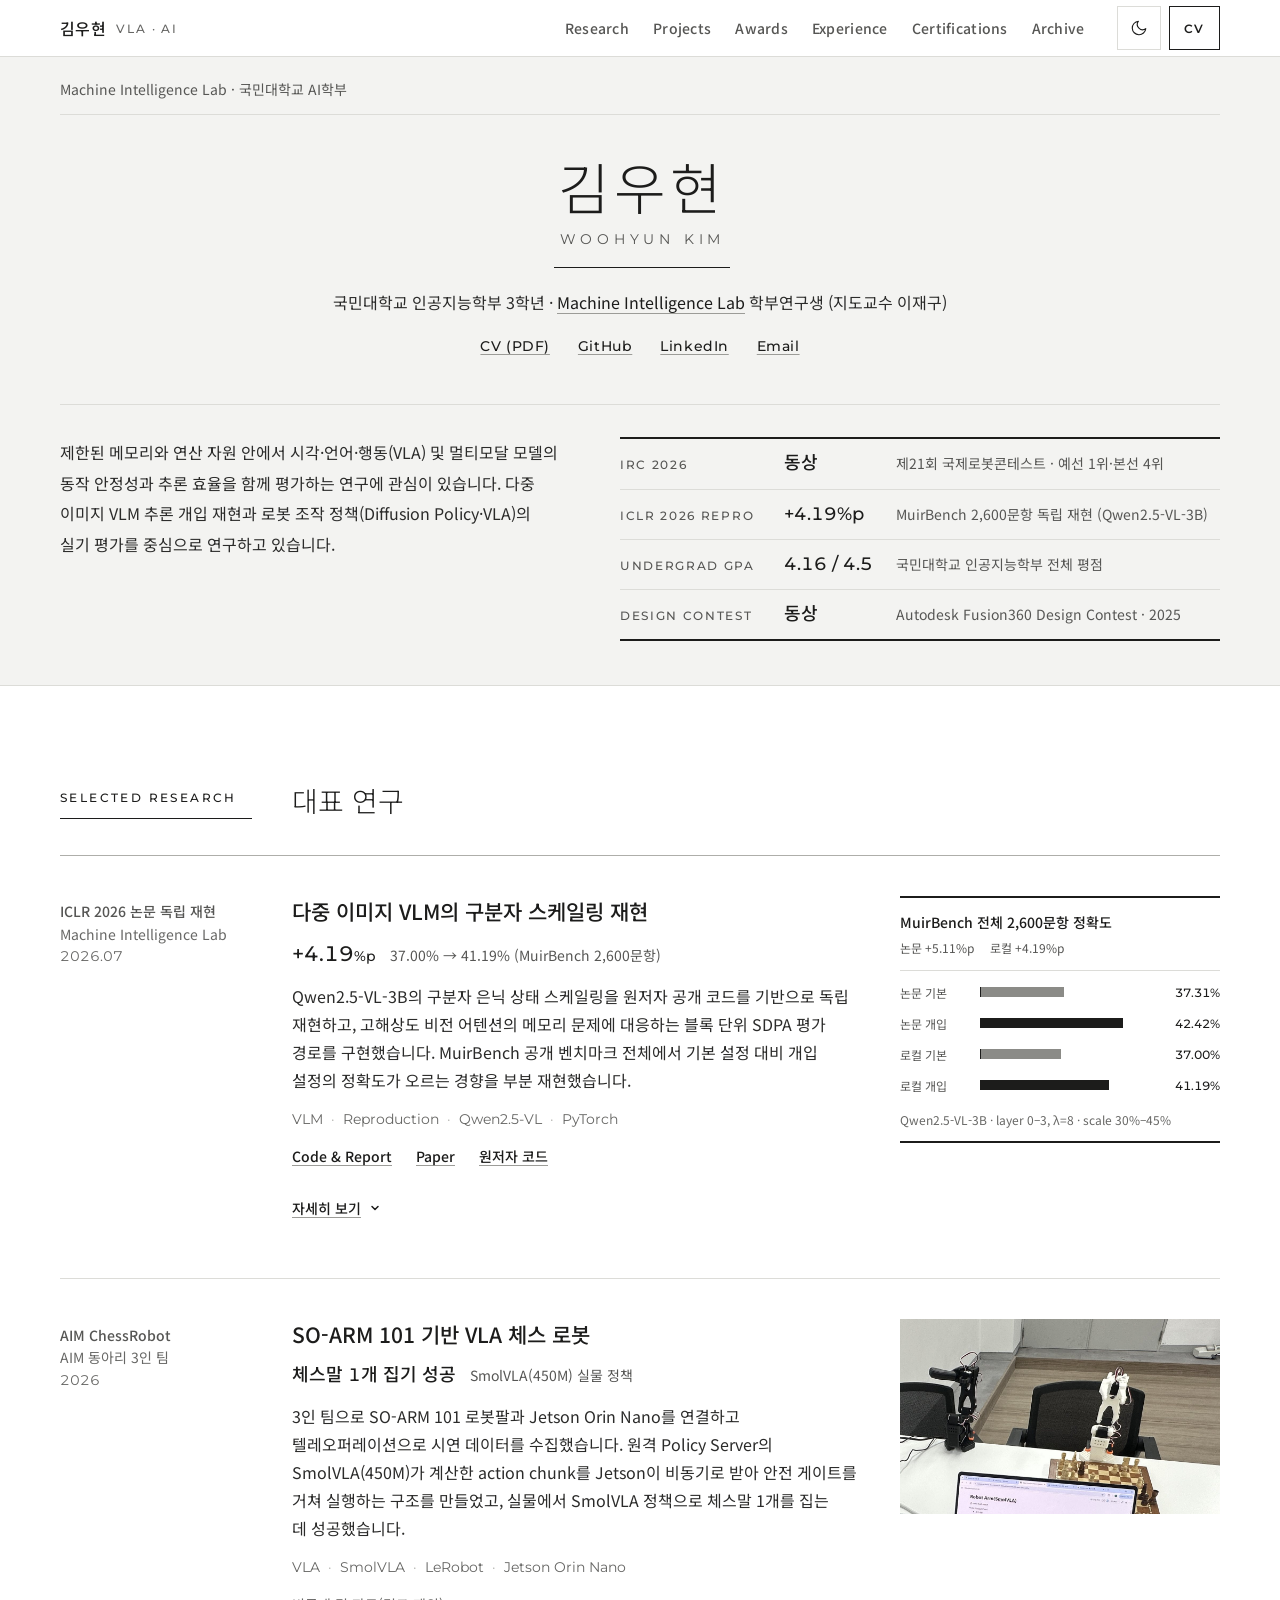
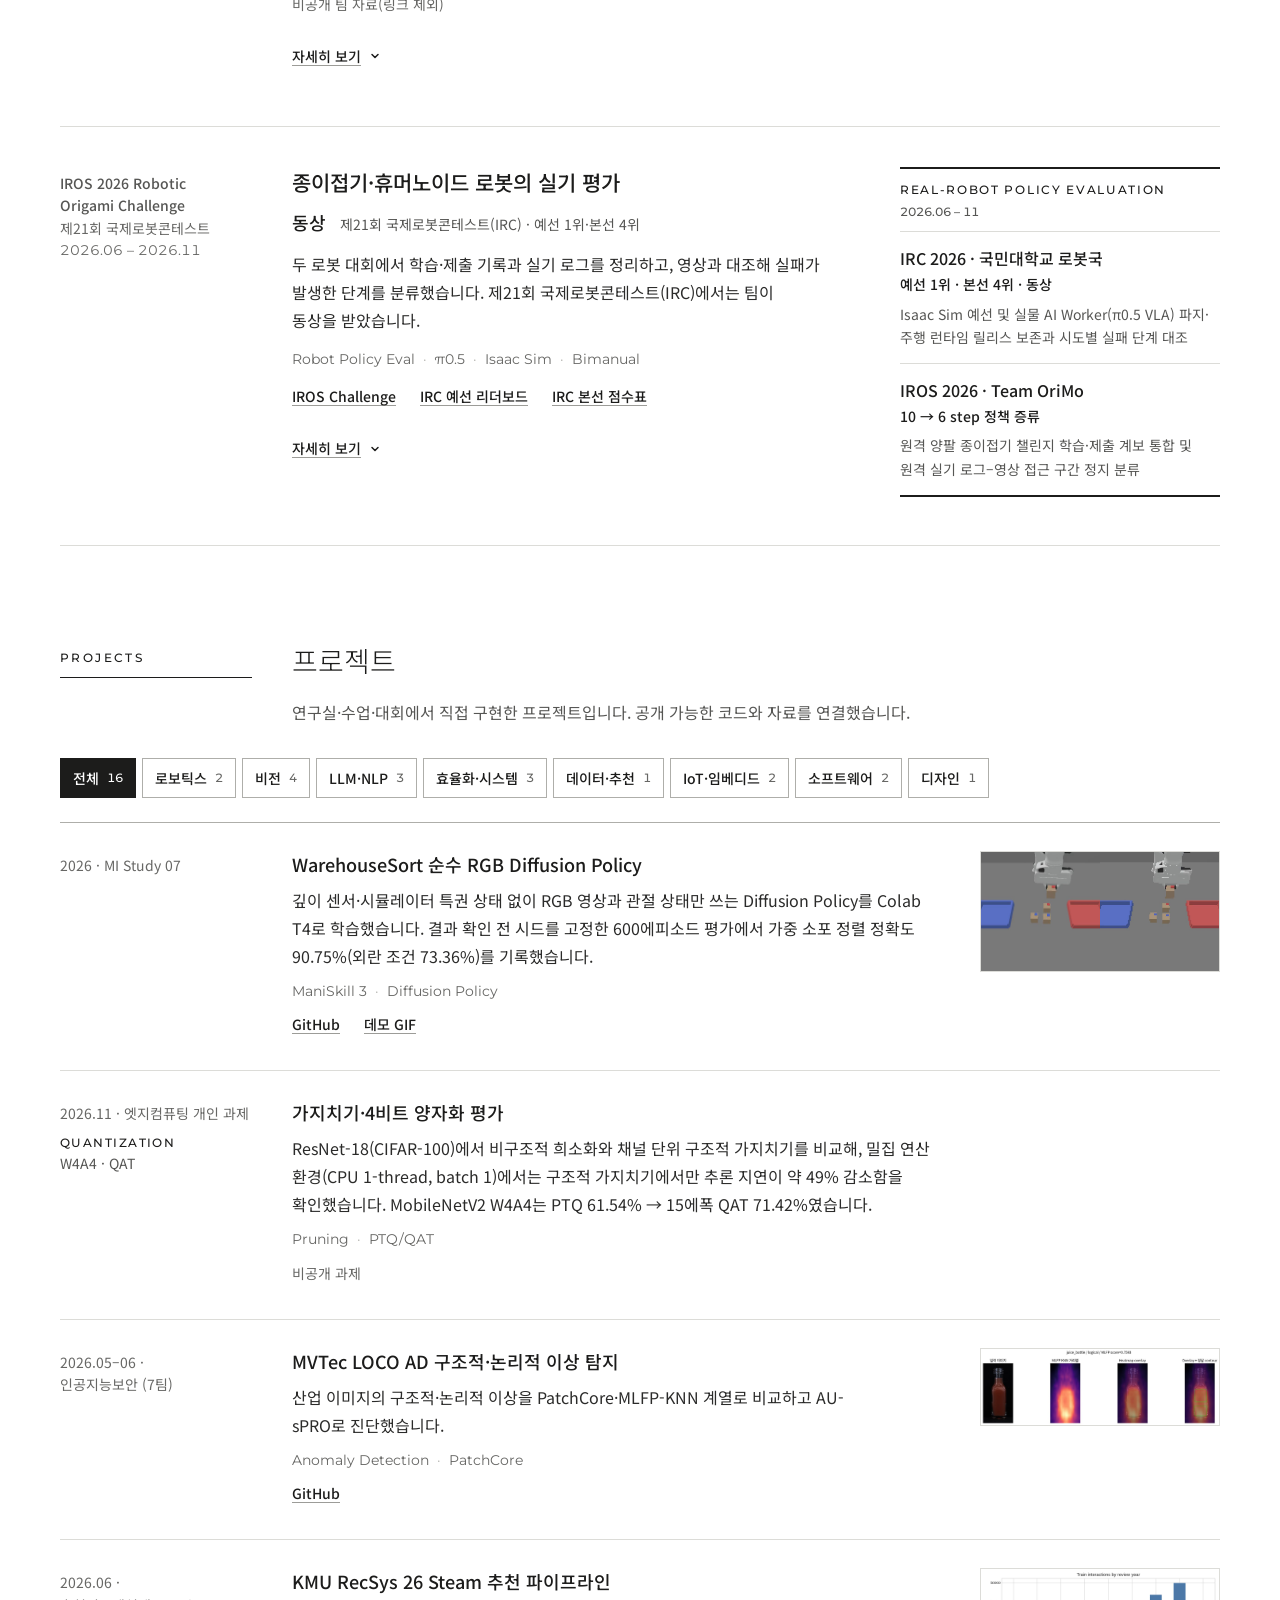
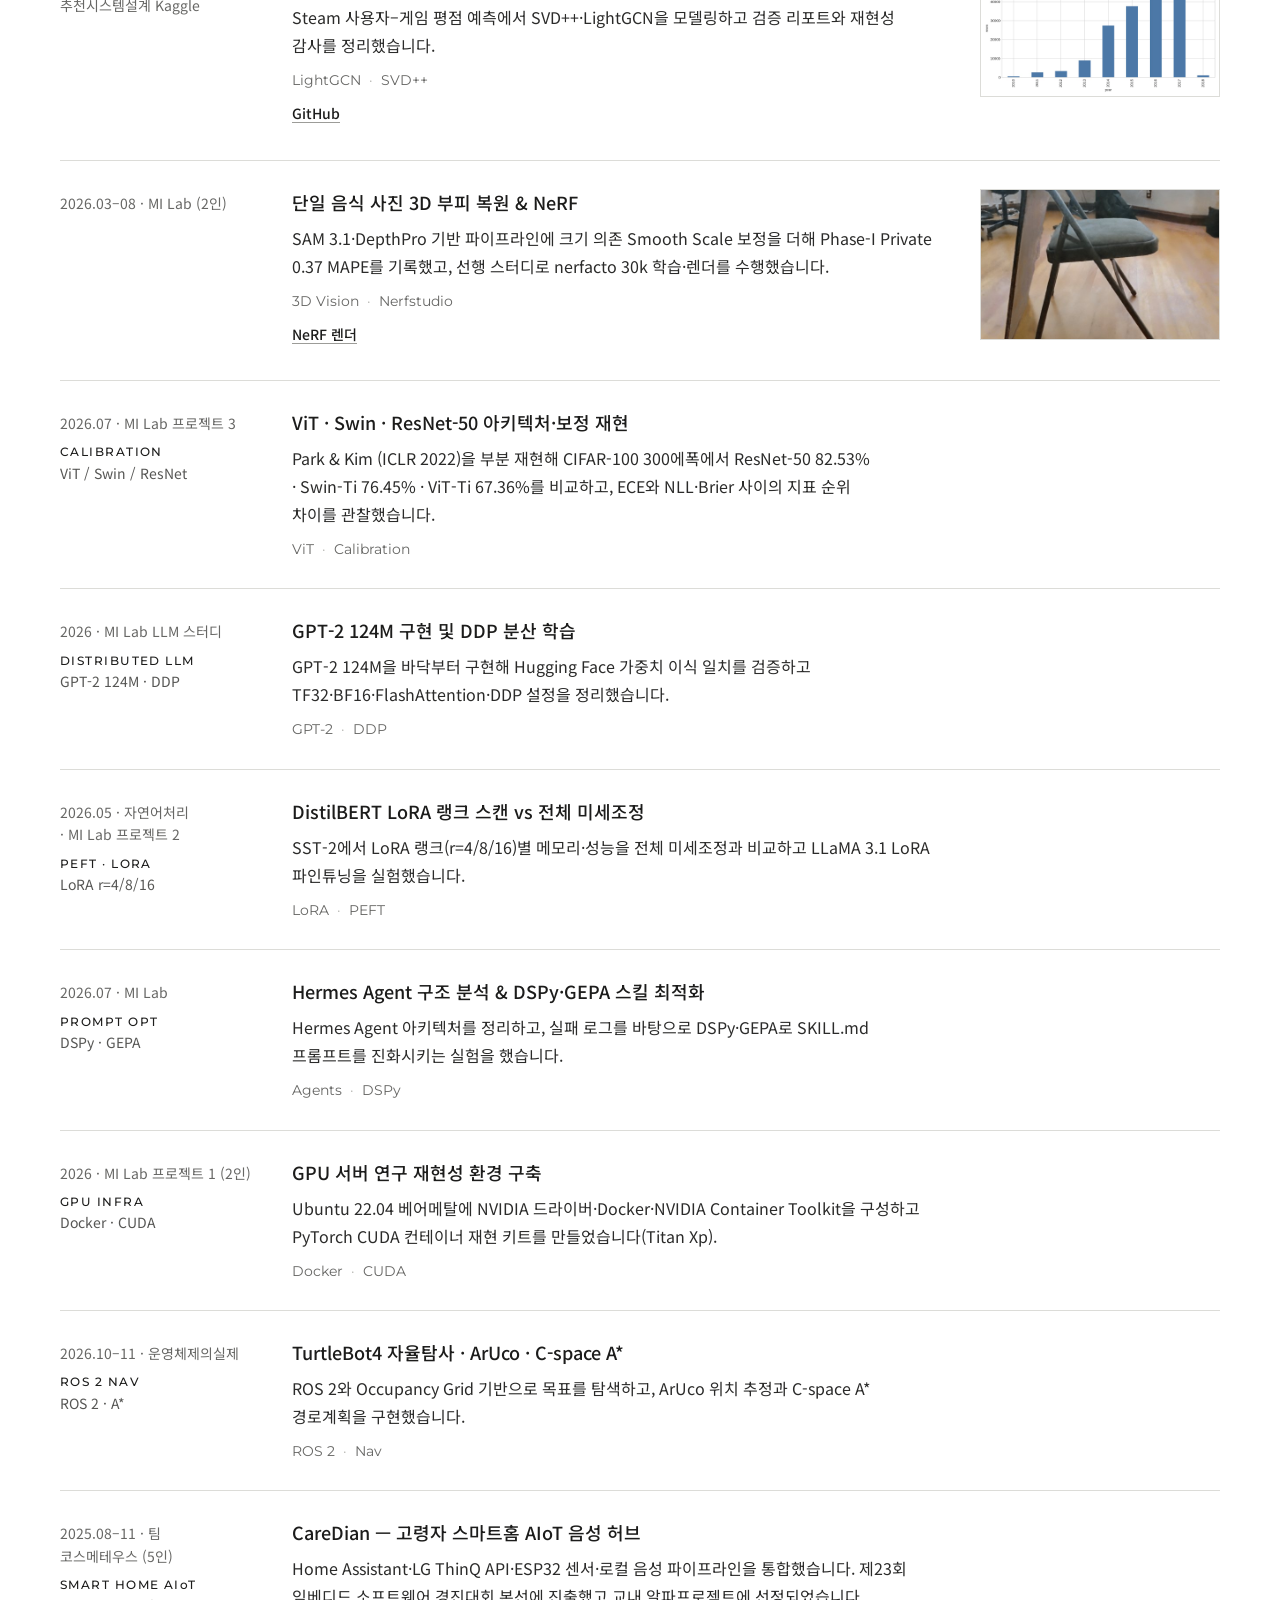
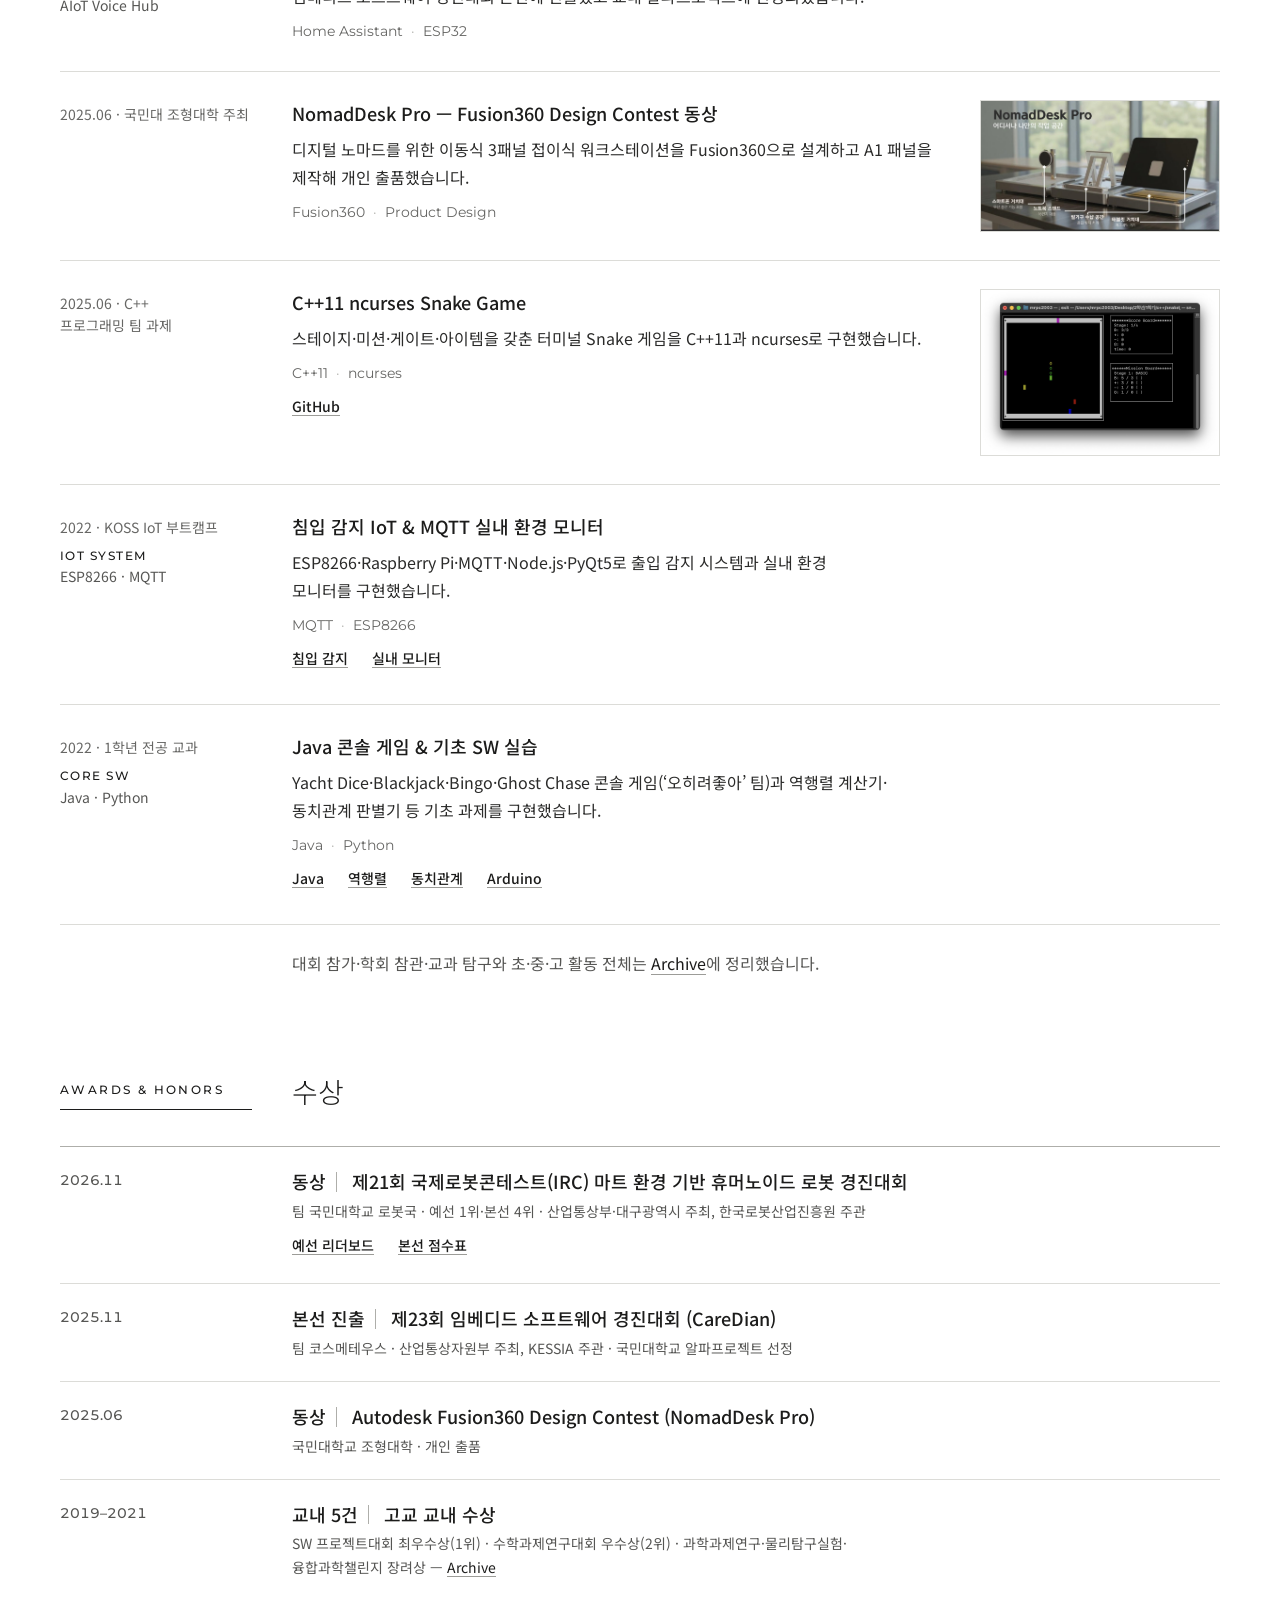
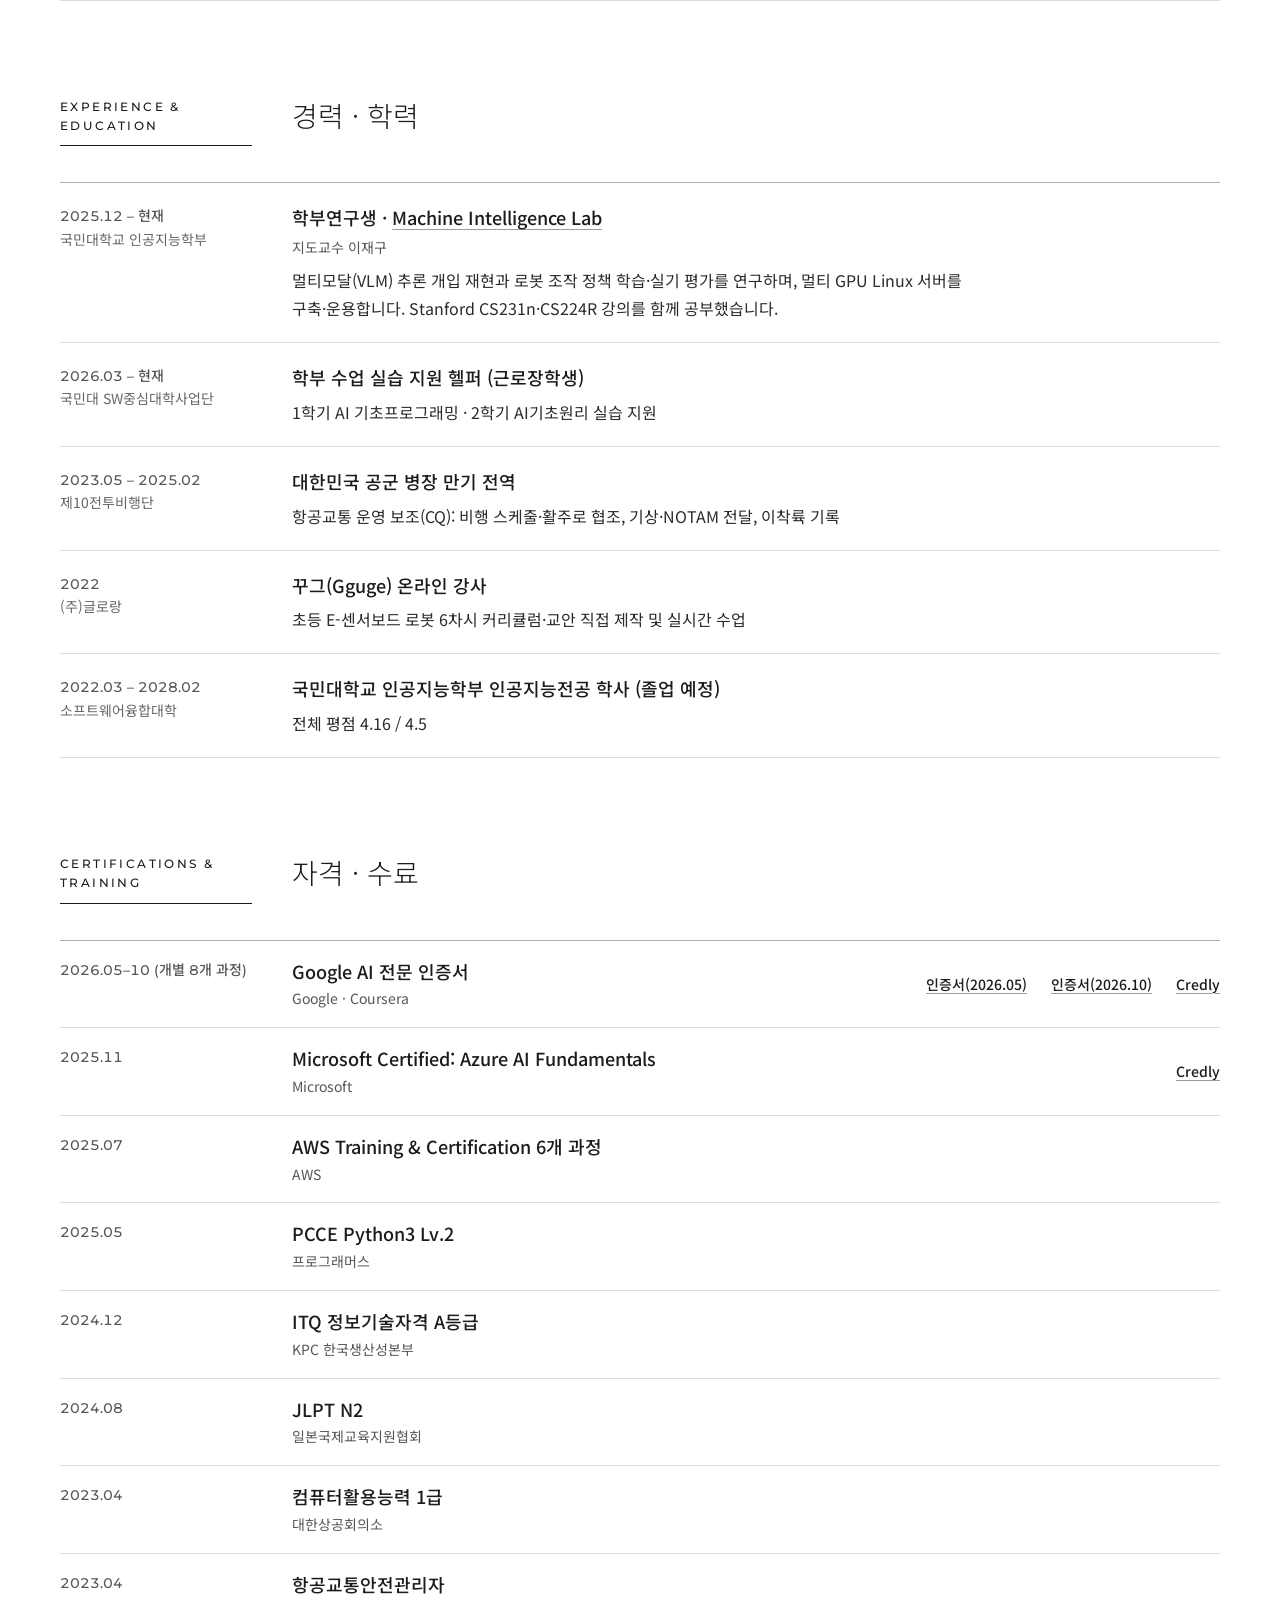
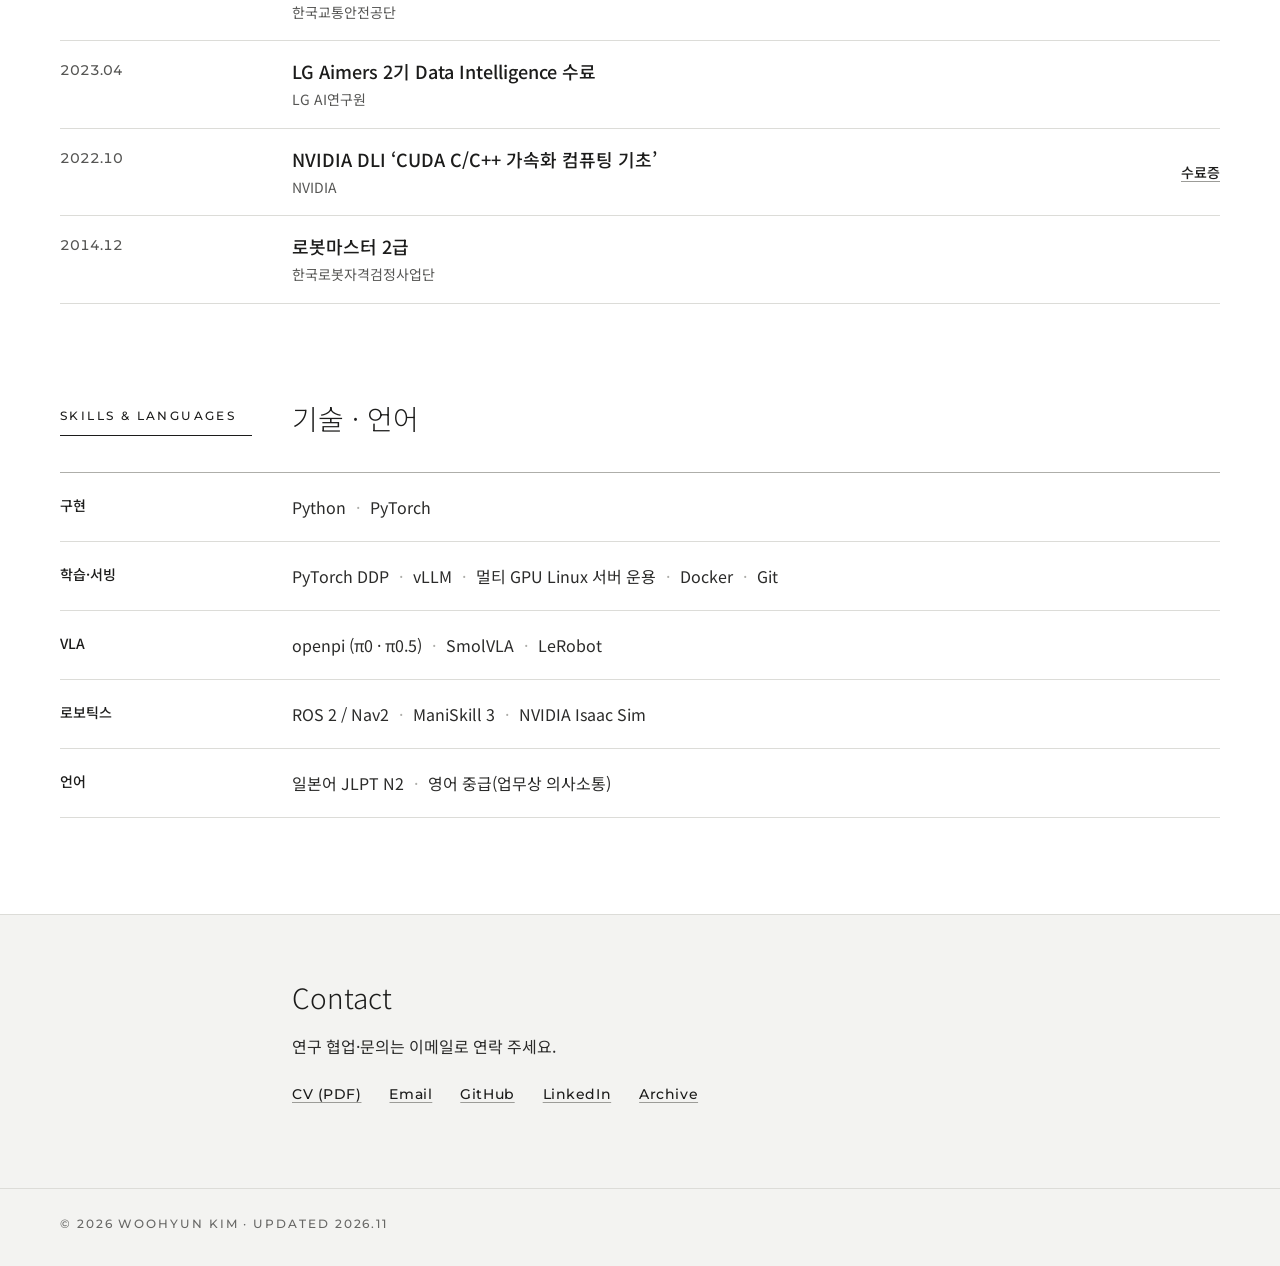
<file: index.html>
<!DOCTYPE html>
<html lang="ko">
<head>
<meta charset="utf-8">
<meta name="viewport" content="width=device-width, initial-scale=1">
<title>김우현 · Woohyun Kim</title>
<meta name="description" content="국민대학교 인공지능학부 3학년, Machine Intelligence Lab 학부연구생 김우현. 다중 이미지 VLM 추론 개입 재현과 로봇 조작 정책(Diffusion Policy·VLA)의 실기 평가를 연구합니다.">
<meta name="color-scheme" content="light dark">
<meta property="og:title" content="김우현 · Woohyun Kim">
<meta property="og:description" content="국민대학교 인공지능학부 3학년, Machine Intelligence Lab 학부연구생 김우현. 다중 이미지 VLM 추론 개입 재현과 로봇 조작 정책(Diffusion Policy·VLA)의 실기 평가를 연구합니다.">
<meta property="og:type" content="website">
<meta property="og:url" content="https://mrpc2003.github.io/">
<link rel="icon" type="image/svg+xml" href="data:image/svg+xml,%3Csvg xmlns='http://www.w3.org/2000/svg' viewBox='0 0 32 32'%3E%3Crect width='32' height='32' fill='%231c1c1b'/%3E%3Ctext x='16' y='21' text-anchor='middle' font-family='system-ui,sans-serif' font-weight='500' font-size='13' letter-spacing='1' fill='%23f4f4f2'%3EWK%3C/text%3E%3C/svg%3E">
<script>
(() => {
  try {
    const saved = localStorage.getItem('theme');
    const prefersDark = window.matchMedia && window.matchMedia('(prefers-color-scheme: dark)').matches;
    document.documentElement.dataset.theme = saved === 'dark' || saved === 'light' ? saved : (prefersDark ? 'dark' : 'light');
  } catch (_) {
    document.documentElement.dataset.theme = 'light';
  }
})();
</script>
<link rel="preconnect" href="https://fonts.googleapis.com">
<link rel="preconnect" href="https://fonts.gstatic.com" crossorigin>
<link rel="stylesheet" href="https://fonts.googleapis.com/css2?family=Montserrat:wght@300..600&amp;family=Noto+Sans+KR:wght@300..500&amp;display=swap">
<link rel="stylesheet" href="style.css">
<script src="main.js" defer></script>
</head>
<body>

<a class="skip" href="#main">본문으로 건너뛰기</a>

<header class="runhead">
  <div class="wrap runhead-inner">
    <a class="brand" href="index.html">김우현 <span class="brand-tag">VLA · AI</span></a>
    <nav class="site-nav" aria-label="주요 메뉴">
      <a href="#research">Research</a>
      <a href="#projects">Projects</a>
      <a href="#awards">Awards</a>
      <a href="#experience">Experience</a>
      <a href="#certs">Certifications</a>
      <a href="archive.html">Archive</a>
    </nav>
    <div class="runhead-actions">
      <button id="theme-toggle" class="theme-btn" type="button" aria-pressed="false" aria-label="다크 모드로 전환">
        <svg class="icon-moon" viewBox="0 0 24 24" aria-hidden="true"><path d="M21 12.79A9 9 0 1 1 11.21 3a7 7 0 0 0 9.79 9.79Z"/></svg>
        <svg class="icon-sun" viewBox="0 0 24 24" aria-hidden="true"><circle cx="12" cy="12" r="4"/><path d="M12 2v2M12 20v2M4.93 4.93l1.41 1.41M17.66 17.66l1.41 1.41M2 12h2M20 12h2M6.34 17.66l-1.41 1.41M19.07 4.93l-1.41 1.41"/></svg>
      </button>
      <a class="head-cv" href="cv.pdf">CV</a>
    </div>
  </div>
</header>

<main id="main">

  <section id="about" class="titleblock" aria-labelledby="h-about">
    <div class="wrap">
      <p class="venue">Machine Intelligence Lab · 국민대학교 AI학부</p>
      <div class="byline">
        <h1 id="h-about"><span class="name-ko">김우현</span> <span class="name-en">Woohyun Kim</span></h1>
        <p class="affil">국민대학교 인공지능학부 3학년 · <a href="http://mi.kookmin.ac.kr/" target="_blank" rel="noopener">Machine Intelligence Lab</a> 학부연구생 (지도교수 이재구)</p>
        <ul class="contact-line">
          <li><a href="cv.pdf">CV (PDF)</a></li>
          <li><a href="https://github.com/mrpc2003" target="_blank" rel="noopener">GitHub</a></li>
          <li><a href="https://www.linkedin.com/in/woohyun-kim-118433126/" target="_blank" rel="noopener">LinkedIn</a></li>
          <li><a href="mailto:mrpc2003@kookmin.ac.kr">Email</a></li>
        </ul>
      </div>
      <div class="front">
        <p class="abstract">제한된 메모리와 연산 자원 안에서 시각·언어·행동(VLA) 및 멀티모달 모델의 동작 안정성과 추론 효율을 함께 평가하는 연구에 관심이 있습니다. 다중 이미지 VLM 추론 개입 재현과 로봇 조작 정책(Diffusion Policy·VLA)의 실기 평가를 중심으로 연구하고 있습니다.</p>
        <dl class="facts" aria-label="주요 성과 요약">
          <div class="fact">
            <dt>IRC 2026</dt>
            <dd class="fact-v">동상</dd>
            <dd class="fact-l">제21회 국제로봇콘테스트 · 예선 1위·본선 4위</dd>
          </div>
          <div class="fact">
            <dt>ICLR 2026 REPRO</dt>
            <dd class="fact-v">+4.19%p</dd>
            <dd class="fact-l">MuirBench 2,600문항 독립 재현 <span class="nowrap">(Qwen2.5-VL-3B)</span></dd>
          </div>
          <div class="fact">
            <dt>UNDERGRAD GPA</dt>
            <dd class="fact-v">4.16 / 4.5</dd>
            <dd class="fact-l">국민대학교 인공지능학부 전체 평점</dd>
          </div>
          <div class="fact">
            <dt>DESIGN CONTEST</dt>
            <dd class="fact-v">동상</dd>
            <dd class="fact-l">Autodesk Fusion360 Design Contest · 2025</dd>
          </div>
        </dl>
      </div>
    </div>
  </section>

  <section id="research" class="sec" aria-labelledby="h-research">
    <div class="wrap">
      <h2 id="h-research" class="opener"><span class="opener-t">대표 연구</span> <span class="opener-l">SELECTED RESEARCH</span></h2>

      <article class="study" aria-labelledby="st-delim">
        <div class="study-text">
          <h3 id="st-delim">다중 이미지 VLM의 구분자 스케일링 재현</h3>
          <p class="m"><span>ICLR 2026 논문 독립 재현</span><span class="sep" aria-hidden="true">|</span><span>Machine Intelligence Lab</span><span class="sep" aria-hidden="true">|</span><span class="num">2026.07</span></p>
          <p class="result"><span class="result-v">+4.19<small>%p</small></span> <span class="result-l">37.00% → 41.19% (MuirBench 2,600문항)</span></p>
          <p class="desc">Qwen2.5-VL-3B의 구분자 은닉 상태 스케일링을 원저자 공개 코드를 기반으로 독립 재현하고, 고해상도 비전 어텐션의 메모리 문제에 대응하는 블록 단위 SDPA 평가 경로를 구현했습니다. MuirBench 공개 벤치마크 전체에서 기본 설정 대비 개입 설정의 정확도가 오르는 경향을 부분 재현했습니다.</p>
          <ul class="kw" aria-label="키워드">
            <li>VLM</li>
            <li>Reproduction</li>
            <li>Qwen2.5-VL</li>
            <li>PyTorch</li>
          </ul>
          <p class="refs">
            <a href="https://github.com/mrpc2003/DelimScaling" target="_blank" rel="noopener">Code &amp; Report</a>
            <a href="https://proceedings.iclr.cc/paper_files/paper/2026/hash/aebf6284fe85a8f44b4785d41bc8249a-Abstract-Conference.html" target="_blank" rel="noopener">Paper</a>
            <a href="https://github.com/MYMY-young/DelimScaling" target="_blank" rel="noopener">원저자 코드</a>
          </p>
        </div>

        <figure class="study-fig chart">
          <figcaption class="chart-head">
            <span class="chart-title">MuirBench 전체 2,600문항 정확도</span>
            <span class="chart-deltas">
              <span class="delta">논문 +5.11%p</span>
              <span class="delta">로컬 +4.19%p</span>
            </span>
          </figcaption>
          <div class="chart-rows">
            <div class="chart-row">
              <span class="chart-label">논문 기본</span>
              <span class="track"><span class="bar" style="--w:48.7%"></span></span>
              <span class="chart-val">37.31%</span>
            </div>
            <div class="chart-row is-int">
              <span class="chart-label">논문 개입</span>
              <span class="track"><span class="bar" style="--w:82.8%"></span></span>
              <span class="chart-val">42.42%</span>
            </div>
            <div class="chart-row">
              <span class="chart-label">로컬 기본</span>
              <span class="track"><span class="bar" style="--w:46.7%"></span></span>
              <span class="chart-val">37.00%</span>
            </div>
            <div class="chart-row is-int">
              <span class="chart-label">로컬 개입</span>
              <span class="track"><span class="bar" style="--w:74.6%"></span></span>
              <span class="chart-val">41.19%</span>
            </div>
          </div>
          <p class="chart-note">Qwen2.5-VL-3B · layer 0–3, λ=8 · <span class="nowrap">scale 30%–45%</span></p>
        </figure>

        <details class="more">
          <summary><span>자세히 보기</span><svg class="chev" viewBox="0 0 12 12" aria-hidden="true"><path d="M3 4.5 6 7.5 9 4.5"/></svg></summary>
          <dl class="spec">
            <dt>확인하려던 문제</dt>
            <dd>이미지 사이 구분자 토큰의 은닉 상태를 키우는 개입이 다중 이미지 이해 정확도를 높인다는 논문 결과가 다른 실행 환경에서도 나타나는지 확인했습니다.</dd>
            <dt>본인 역할</dt>
            <dd>원저자 공개 구현(<a href="https://github.com/MYMY-young/DelimScaling" target="_blank" rel="noopener">MYMY-young/DelimScaling</a>)으로 실행 환경을 구성하고, 저장소의 4-process FlashAttention-2 경로 대신 블록 단위 비전 SDPA 평가 경로를 구현했습니다.</dd>
            <dt>비교 조건</dt>
            <dd>Qwen2.5-VL-3B, 개입 레이어 0–3, 스케일 λ=8, MuirBench 전체 2,600문항, 2× RTX PRO 6000 Blackwell.</dd>
            <dt>결과</dt>
            <dd>
              <div class="tbl" role="region" aria-label="재현 결과 표" tabindex="0"><table>
                <thead><tr><th></th><th scope="col">기본</th><th scope="col">개입</th><th scope="col">차이</th></tr></thead>
                <tbody>
                  <tr><th scope="row">논문 보고</th><td>37.31%</td><td>42.42%</td><td>+5.11%p</td></tr>
                  <tr><th scope="row">로컬 재현</th><td>37.00%</td><td>41.19%</td><td>+4.19%p</td></tr>
                </tbody>
              </table></div>
              <p class="note">문항 단위로는 277개 개선, 168개 퇴보.</p>
            </dd>
            <dt>한계</dt>
            <dd>논문의 10% 튜닝 프로토콜은 재현하지 않았으므로 부분 재현으로 표기합니다.</dd>
          </dl>
        </details>
      </article>

      <article class="study" aria-labelledby="st-chess">
        <div class="study-text">
          <h3 id="st-chess">SO-ARM 101 기반 VLA 체스 로봇</h3>
          <p class="m"><span>AIM ChessRobot</span><span class="sep" aria-hidden="true">|</span><span>AIM 동아리 3인 팀</span><span class="sep" aria-hidden="true">|</span><span class="num">2026</span></p>
          <p class="result result-text"><span class="result-v">체스말 1개 집기 성공</span> <span class="result-l">SmolVLA(450M) 실물 정책</span></p>
          <p class="desc">3인 팀으로 SO-ARM 101 로봇팔과 Jetson Orin Nano를 연결하고 텔레오퍼레이션으로 시연 데이터를 수집했습니다. 원격 Policy Server의 SmolVLA(450M)가 계산한 action chunk를 Jetson이 비동기로 받아 안전 게이트를 거쳐 실행하는 구조를 만들었고, 실물에서 SmolVLA 정책으로 체스말 1개를 집는 데 성공했습니다.</p>
          <ul class="kw" aria-label="키워드">
            <li>VLA</li>
            <li>SmolVLA</li>
            <li>LeRobot</li>
            <li>Jetson Orin Nano</li>
          </ul>
          <p class="refs refs-none">비공개 팀 자료(링크 제외)</p>
        </div>

        <figure class="study-fig photo">
          <img src="assets/img/chessrobot.jpg" alt="SO-ARM 101 로봇팔과 체스판 실물 셋업" width="1200" height="732" loading="lazy" decoding="async">
        </figure>

        <details class="more">
          <summary><span>자세히 보기</span><svg class="chev" viewBox="0 0 12 12" aria-hidden="true"><path d="M3 4.5 6 7.5 9 4.5"/></svg></summary>
          <dl class="spec">
            <dt>확인하려던 문제</dt>
            <dd>엣지 디바이스(Jetson)와 원격 정책 서버로 나눈 구성에서 VLA 정책이 실물 체스말을 집고 옮길 수 있는지 확인하는 것이 목표입니다. 어떤 수를 둘지는 python-chess·Stockfish가 맡고, VLA는 집기·옮기기 조작만 담당하도록 역할을 나눴습니다.</dd>
            <dt>구성</dt>
            <dd>SO-ARM 101 + Jetson Orin Nano 8GB, 손목 카메라 마운트 직접 설계. Jetson은 관측 수집·action queue·안전 게이트(clamp, timeout, stale action 무시, E-stop)를 맡고, Policy Server는 LeRobot·SmolVLA로 action chunk를 계산합니다. top-view 호모그래피로 8×8 보드 점유를 인식하고 python-chess로 합법수를 검증합니다.</dd>
            <dt>진행 범위</dt>
            <dd>캘리브레이션, 텔레오퍼레이션 시연 데이터 수집, 정책 서버–Jetson 실행 구조 구성 후 실물에서 SmolVLA 정책으로 체스말 1개 집기에 성공했습니다.</dd>
            <dt>한계</dt>
            <dd>체스 한 수 전체(집기–이동–놓기)의 자동 실행과 반복 성공률 측정은 아직 진행 전입니다. 코드는 비공개 팀 자료라 링크를 싣지 않습니다.</dd>
          </dl>
        </details>
      </article>

      <article class="study" aria-labelledby="st-eval">
        <div class="study-text">
          <h3 id="st-eval">종이접기·휴머노이드 로봇의 실기 평가</h3>
          <p class="m"><span>IROS 2026 Robotic Origami Challenge</span><span class="sep" aria-hidden="true">|</span><span>제21회 국제로봇콘테스트</span><span class="sep" aria-hidden="true">|</span><span class="num nowrap">2026.06 – 2026.11</span></p>
          <p class="result result-text"><span class="result-v">동상</span> <span class="result-l">제21회 국제로봇콘테스트(IRC) · 예선 1위·본선 4위</span></p>
          <p class="desc">두 로봇 대회에서 학습·제출 기록과 실기 로그를 정리하고, 영상과 대조해 실패가 발생한 단계를 분류했습니다. 제21회 국제로봇콘테스트(IRC)에서는 팀이 동상을 받았습니다.</p>
          <ul class="kw" aria-label="키워드">
            <li>Robot Policy Eval</li>
            <li>π0.5</li>
            <li>Isaac Sim</li>
            <li>Bimanual</li>
          </ul>
          <p class="refs">
            <a href="https://robotic-origami-challenge.github.io/" target="_blank" rel="noopener">IROS Challenge</a>
            <a href="https://cshumanoid.online/leaderboard" target="_blank" rel="noopener">IRC 예선 리더보드</a>
            <a href="https://docs.google.com/spreadsheets/d/1zB2DuV-IadL6fQt2DqYGsGaSH-Lah5ChjYHWAKBEfpI/edit" target="_blank" rel="noopener">IRC 본선 점수표</a>
          </p>
        </div>

        <figure class="study-fig panel">
          <figcaption class="panel-head">
            <span class="panel-title">REAL-ROBOT POLICY EVALUATION</span>
            <span class="panel-date">2026.06 – 11</span>
          </figcaption>
          <div class="panel-row">
            <p class="panel-name">IRC 2026 · 국민대학교 로봇국</p>
            <p class="panel-badge">예선 1위 · 본선 4위 · 동상</p>
            <p class="panel-detail">Isaac Sim 예선 및 실물 AI Worker(π0.5 VLA) 파지·주행 런타임 릴리스 보존과 시도별 실패 단계 대조</p>
          </div>
          <div class="panel-row">
            <p class="panel-name">IROS 2026 · Team OriMo</p>
            <p class="panel-badge">10 → 6 step 정책 증류</p>
            <p class="panel-detail">원격 양팔 종이접기 챌린지 학습·제출 계보 통합 및 원격 실기 로그–영상 접근 구간 정지 분류</p>
          </div>
        </figure>

        <details class="more">
          <summary><span>자세히 보기</span><svg class="chev" viewBox="0 0 12 12" aria-hidden="true"><path d="M3 4.5 6 7.5 9 4.5"/></svg></summary>
          <dl class="spec">
            <dt>IROS 2026 · 팀 OriMo</dt>
            <dd>2026.06 – 2026.10. 원격 양팔 로봇으로 종이를 접는 국제 챌린지입니다. 팀은 정책 증류로 양팔 로봇의 행동 명령을 생성할 때 필요한 추론 반복을 10회에서 6회로 줄였습니다. 저는 서버별 학습 기록·체크포인트와 실제 제출본의 대응 관계를 정리하고, 원격 실기 로그를 영상과 대조해 실패 발생 단계를 분류했습니다. 추론 명령이 제시간에 생성되고도 접촉 직전 접근 구간에서 멈추는 사례를 확인했습니다.</dd>
            <dt>IRC 2026 · 팀 국민대학교 로봇국</dt>
            <dd>2026.11. 마트 환경 기반 휴머노이드 로봇 경진대회(산업통상부·대구광역시 주최, 한국로봇산업진흥원 주관)입니다. 팀은 Isaac Sim으로 예선을 치렀습니다. 본선에서는 AI Worker 실물 로봇의 바구니 집기에 π0.5 VLA를 사용했고, 대회에서 동상을 받았습니다. 저는 본선 현장 런타임 릴리스를 보존하고, 시도별로 파지·주행이 멈춘 단계를 대조했습니다.</dd>
            <dt>한계</dt>
            <dd>로그와 영상을 대조해 실패가 발생한 구간을 분류한 결과이며, 특정 모델 구성이 실패 원인임을 입증한 개입 실험은 아닙니다. 대회 비공개 자료는 싣지 않습니다.</dd>
          </dl>
        </details>
      </article>
    </div>
  </section>

  <section id="projects" class="sec" aria-labelledby="h-projects">
    <div class="wrap">
      <h2 id="h-projects" class="opener"><span class="opener-t">프로젝트</span> <span class="opener-l">PROJECTS</span></h2>
      <p class="lead">연구실·수업·대회에서 직접 구현한 프로젝트입니다. 공개 가능한 코드와 자료를 연결했습니다.</p>

      <div class="filters" role="group" aria-label="프로젝트 분야 필터" hidden>
        <button type="button" data-filter="all" aria-pressed="true">전체 <span class="cnt">16</span></button>
        <button type="button" data-filter="robotics" aria-pressed="false">로보틱스 <span class="cnt">2</span></button>
        <button type="button" data-filter="vision" aria-pressed="false">비전 <span class="cnt">4</span></button>
        <button type="button" data-filter="llm" aria-pressed="false">LLM·NLP <span class="cnt">3</span></button>
        <button type="button" data-filter="efficient" aria-pressed="false">효율화·시스템 <span class="cnt">3</span></button>
        <button type="button" data-filter="data" aria-pressed="false">데이터·추천 <span class="cnt">1</span></button>
        <button type="button" data-filter="iot" aria-pressed="false">IoT·임베디드 <span class="cnt">2</span></button>
        <button type="button" data-filter="sw" aria-pressed="false">소프트웨어 <span class="cnt">2</span></button>
        <button type="button" data-filter="design" aria-pressed="false">디자인 <span class="cnt">1</span></button>
      </div>

      <div class="entries" id="project-list">
        <article class="entry has-fig" data-cat="robotics">
          <h3>WarehouseSort 순수 RGB Diffusion Policy</h3>
          <div class="m"><p class="m-date">2026 · MI Study 07</p></div>
          <figure class="entry-fig"><img src="assets/img/warehousesort.jpg" alt="WarehouseSort 순수 RGB Diffusion Policy 평가 화면" width="1024" height="512" loading="lazy" decoding="async"></figure>
          <p class="desc">깊이 센서·시뮬레이터 특권 상태 없이 RGB 영상과 관절 상태만 쓰는 Diffusion Policy를 Colab T4로 학습했습니다. 결과 확인 전 시드를 고정한 600에피소드 평가에서 가중 소포 정렬 정확도 90.75%(외란 조건 73.36%)를 기록했습니다.</p>
          <ul class="kw" aria-label="키워드"><li>ManiSkill 3</li><li>Diffusion Policy</li></ul>
          <p class="refs">
            <a href="https://github.com/mrpc2003/berlin-marso-hackathon" target="_blank" rel="noopener">GitHub</a>
            <a href="https://github.com/mrpc2003/berlin-marso-hackathon/blob/HEAD/media/medium_demo.gif" target="_blank" rel="noopener">데모 GIF</a>
          </p>
        </article>

        <article class="entry" data-cat="efficient vision">
          <h3>가지치기·4비트 양자화 평가</h3>
          <div class="m"><p class="m-date">2026.11 · 엣지컴퓨팅 개인 과제</p><p class="m-track"><span>QUANTIZATION</span> <span>W4A4 · QAT</span></p></div>
          <p class="desc">ResNet-18(CIFAR-100)에서 비구조적 희소화와 채널 단위 구조적 가지치기를 비교해, 밀집 연산 환경(CPU 1-thread, batch 1)에서는 구조적 가지치기에서만 추론 지연이 약 49% 감소함을 확인했습니다. MobileNetV2 W4A4는 PTQ 61.54% → 15에폭 QAT 71.42%였습니다.</p>
          <ul class="kw" aria-label="키워드"><li>Pruning</li><li>PTQ/QAT</li></ul>
          <p class="refs refs-none">비공개 과제</p>
        </article>

        <article class="entry has-fig" data-cat="vision">
          <h3>MVTec LOCO AD 구조적·논리적 이상 탐지</h3>
          <div class="m"><p class="m-date">2026.05–06 · 인공지능보안 (7팀)</p></div>
          <figure class="entry-fig is-diagram"><img src="assets/img/anomaly.jpg" alt="MVTec LOCO AD 이상 탐지 MLFP 히트맵 비교" width="1200" height="385" loading="lazy" decoding="async"></figure>
          <p class="desc">산업 이미지의 구조적·논리적 이상을 PatchCore·MLFP-KNN 계열로 비교하고 AU-sPRO로 진단했습니다.</p>
          <ul class="kw" aria-label="키워드"><li>Anomaly Detection</li><li>PatchCore</li></ul>
          <p class="refs">
            <a href="https://github.com/mrpc2003/Anomaly-Detection-Public" target="_blank" rel="noopener">GitHub</a>
          </p>
        </article>

        <article class="entry has-fig" data-cat="data">
          <h3>KMU RecSys 26 Steam 추천 파이프라인</h3>
          <div class="m"><p class="m-date">2026.06 · 추천시스템설계 Kaggle</p></div>
          <figure class="entry-fig is-diagram"><img src="assets/img/recsys.jpg" alt="KMU RecSys 26 Steam 데이터 연도별 상호작용 분포" width="1200" height="640" loading="lazy" decoding="async"></figure>
          <p class="desc">Steam 사용자–게임 평점 예측에서 SVD++·LightGCN을 모델링하고 검증 리포트와 재현성 감사를 정리했습니다.</p>
          <ul class="kw" aria-label="키워드"><li>LightGCN</li><li>SVD++</li></ul>
          <p class="refs">
            <a href="https://github.com/mrpc2003/kmu-rec-sys-26-steam" target="_blank" rel="noopener">GitHub</a>
          </p>
        </article>

        <article class="entry has-fig" data-cat="vision">
          <h3>단일 음식 사진 3D 부피 복원 &amp; NeRF</h3>
          <div class="m"><p class="m-date">2026.03–08 · MI Lab (2인)</p></div>
          <figure class="entry-fig"><img src="assets/img/nerf.jpg" alt="Nerfstudio nerfacto 렌더링 결과 프레임" width="540" height="338" loading="lazy" decoding="async"></figure>
          <p class="desc">SAM 3.1·DepthPro 기반 파이프라인에 크기 의존 Smooth Scale 보정을 더해 Phase-I Private 0.37 MAPE를 기록했고, 선행 스터디로 nerfacto 30k 학습·렌더를 수행했습니다.</p>
          <ul class="kw" aria-label="키워드"><li>3D Vision</li><li>Nerfstudio</li></ul>
          <p class="refs">
            <a href="https://github.com/mrpc2003/nerf-project-renders" target="_blank" rel="noopener">NeRF 렌더</a>
          </p>
        </article>

        <article class="entry" data-cat="vision">
          <h3>ViT · Swin · ResNet-50 아키텍처·보정 재현</h3>
          <div class="m"><p class="m-date">2026.07 · MI Lab 프로젝트 3</p><p class="m-track"><span>CALIBRATION</span> <span>ViT / Swin / ResNet</span></p></div>
          <p class="desc">Park &amp; Kim (ICLR 2022)을 부분 재현해 CIFAR-100 300에폭에서 ResNet-50 82.53% · Swin-Ti 76.45% · ViT-Ti 67.36%를 비교하고, ECE와 NLL·Brier 사이의 지표 순위 차이를 관찰했습니다.</p>
          <ul class="kw" aria-label="키워드"><li>ViT</li><li>Calibration</li></ul>
        </article>

        <article class="entry" data-cat="llm">
          <h3>GPT-2 124M 구현 및 DDP 분산 학습</h3>
          <div class="m"><p class="m-date">2026 · MI Lab LLM 스터디</p><p class="m-track"><span>DISTRIBUTED LLM</span> <span>GPT-2 124M · DDP</span></p></div>
          <p class="desc">GPT-2 124M을 바닥부터 구현해 Hugging Face 가중치 이식 일치를 검증하고 TF32·BF16·FlashAttention·DDP 설정을 정리했습니다.</p>
          <ul class="kw" aria-label="키워드"><li>GPT-2</li><li>DDP</li></ul>
        </article>

        <article class="entry" data-cat="llm efficient">
          <h3>DistilBERT LoRA 랭크 스캔 vs 전체 미세조정</h3>
          <div class="m"><p class="m-date">2026.05 · 자연어처리 · MI Lab 프로젝트 2</p><p class="m-track"><span>PEFT · LORA</span> <span>LoRA r=4/8/16</span></p></div>
          <p class="desc">SST-2에서 LoRA 랭크(r=4/8/16)별 메모리·성능을 전체 미세조정과 비교하고 LLaMA 3.1 LoRA 파인튜닝을 실험했습니다.</p>
          <ul class="kw" aria-label="키워드"><li>LoRA</li><li>PEFT</li></ul>
        </article>

        <article class="entry" data-cat="llm">
          <h3>Hermes Agent 구조 분석 &amp; DSPy·GEPA 스킬 최적화</h3>
          <div class="m"><p class="m-date">2026.07 · MI Lab</p><p class="m-track"><span>PROMPT OPT</span> <span>DSPy · GEPA</span></p></div>
          <p class="desc">Hermes Agent 아키텍처를 정리하고, 실패 로그를 바탕으로 DSPy·GEPA로 SKILL.md 프롬프트를 진화시키는 실험을 했습니다.</p>
          <ul class="kw" aria-label="키워드"><li>Agents</li><li>DSPy</li></ul>
        </article>

        <article class="entry" data-cat="efficient">
          <h3>GPU 서버 연구 재현성 환경 구축</h3>
          <div class="m"><p class="m-date">2026 · MI Lab 프로젝트 1 (2인)</p><p class="m-track"><span>GPU INFRA</span> <span>Docker · CUDA</span></p></div>
          <p class="desc">Ubuntu 22.04 베어메탈에 NVIDIA 드라이버·Docker·NVIDIA Container Toolkit을 구성하고 PyTorch CUDA 컨테이너 재현 키트를 만들었습니다(Titan Xp).</p>
          <ul class="kw" aria-label="키워드"><li>Docker</li><li>CUDA</li></ul>
        </article>

        <article class="entry" data-cat="robotics">
          <h3>TurtleBot4 자율탐사 · ArUco · C-space A*</h3>
          <div class="m"><p class="m-date">2026.10–11 · 운영체제의실제</p><p class="m-track"><span>ROS 2 NAV</span> <span>ROS 2 · A*</span></p></div>
          <p class="desc">ROS 2와 Occupancy Grid 기반으로 목표를 탐색하고, ArUco 위치 추정과 C-space A* 경로계획을 구현했습니다.</p>
          <ul class="kw" aria-label="키워드"><li>ROS 2</li><li>Nav</li></ul>
        </article>

        <article class="entry" data-cat="iot">
          <h3>CareDian — 고령자 스마트홈 AIoT 음성 허브</h3>
          <div class="m"><p class="m-date">2025.08–11 · 팀 코스메테우스 (5인)</p><p class="m-track"><span>SMART HOME AIoT</span> <span>AIoT Voice Hub</span></p></div>
          <p class="desc">Home Assistant·LG ThinQ API·ESP32 센서·로컬 음성 파이프라인을 통합했습니다. 제23회 임베디드 소프트웨어 경진대회 본선에 진출했고 교내 알파프로젝트에 선정되었습니다.</p>
          <ul class="kw" aria-label="키워드"><li>Home Assistant</li><li>ESP32</li></ul>
        </article>

        <article class="entry has-fig" data-cat="design">
          <h3>NomadDesk Pro — Fusion360 Design Contest 동상</h3>
          <div class="m"><p class="m-date">2025.06 · 국민대 조형대학 주최</p></div>
          <figure class="entry-fig"><img src="assets/img/nomaddesk.jpg" alt="NomadDesk Pro 모듈형 워크스테이션 설계 렌더링" width="1011" height="552" loading="lazy" decoding="async"></figure>
          <p class="desc">디지털 노마드를 위한 이동식 3패널 접이식 워크스테이션을 Fusion360으로 설계하고 A1 패널을 제작해 개인 출품했습니다.</p>
          <ul class="kw" aria-label="키워드"><li>Fusion360</li><li>Product Design</li></ul>
        </article>

        <article class="entry has-fig" data-cat="sw">
          <h3>C++11 ncurses Snake Game</h3>
          <div class="m"><p class="m-date">2025.06 · C++ 프로그래밍 팀 과제</p></div>
          <figure class="entry-fig"><img src="assets/img/snake.jpg" alt="C++11 ncurses Snake Game 실행 화면" width="1200" height="832" loading="lazy" decoding="async"></figure>
          <p class="desc">스테이지·미션·게이트·아이템을 갖춘 터미널 Snake 게임을 C++11과 ncurses로 구현했습니다.</p>
          <ul class="kw" aria-label="키워드"><li>C++11</li><li>ncurses</li></ul>
          <p class="refs">
            <a href="https://github.com/mrpc2003/SnakeGame_Team10" target="_blank" rel="noopener">GitHub</a>
          </p>
        </article>

        <article class="entry" data-cat="iot">
          <h3>침입 감지 IoT &amp; MQTT 실내 환경 모니터</h3>
          <div class="m"><p class="m-date">2022 · KOSS IoT 부트캠프</p><p class="m-track"><span>IOT SYSTEM</span> <span>ESP8266 · MQTT</span></p></div>
          <p class="desc">ESP8266·Raspberry Pi·MQTT·Node.js·PyQt5로 출입 감지 시스템과 실내 환경 모니터를 구현했습니다.</p>
          <ul class="kw" aria-label="키워드"><li>MQTT</li><li>ESP8266</li></ul>
          <p class="refs">
            <a href="https://github.com/mrpc2003/iot-entrance-detection" target="_blank" rel="noopener">침입 감지</a>
            <a href="https://github.com/mrpc2003/mqtt-indoor-environment-monitor" target="_blank" rel="noopener">실내 모니터</a>
          </p>
        </article>

        <article class="entry" data-cat="sw">
          <h3>Java 콘솔 게임 &amp; 기초 SW 실습</h3>
          <div class="m"><p class="m-date">2022 · 1학년 전공 교과</p><p class="m-track"><span>CORE SW</span> <span>Java · Python</span></p></div>
          <p class="desc">Yacht Dice·Blackjack·Bingo·Ghost Chase 콘솔 게임(‘오히려좋아’ 팀)과 역행렬 계산기·동치관계 판별기 등 기초 과제를 구현했습니다.</p>
          <ul class="kw" aria-label="키워드"><li>Java</li><li>Python</li></ul>
          <p class="refs">
            <a href="https://github.com/mrpc2003/java-console-game-collection" target="_blank" rel="noopener">Java</a>
            <a href="https://github.com/mrpc2003/Inverse-Matrix-Calculator" target="_blank" rel="noopener">역행렬</a>
            <a href="https://github.com/mrpc2003/equivalence-relation-discriminator" target="_blank" rel="noopener">동치관계</a>
            <a href="https://github.com/mrpc2003/arduino-coursework-archive" target="_blank" rel="noopener">Arduino</a>
          </p>
        </article>
      </div>

      <p class="more-note">대회 참가·학회 참관·교과 탐구와 초·중·고 활동 전체는 <a href="archive.html">Archive</a>에 정리했습니다.</p>
    </div>
  </section>

  <section id="awards" class="sec" aria-labelledby="h-awards">
    <div class="wrap">
      <h2 id="h-awards" class="opener"><span class="opener-t">수상</span> <span class="opener-l">AWARDS &amp; HONORS</span></h2>

      <ul class="lines">
        <li class="line">
          <p class="line-title"><span class="award-res">동상</span> <strong>제21회 국제로봇콘테스트(IRC) 마트 환경 기반 휴머노이드 로봇 경진대회</strong></p>
          <div class="m"><p class="num">2026.11</p></div>
          <p class="line-meta">팀 국민대학교 로봇국 · 예선 1위·본선 4위 · 산업통상부·대구광역시 주최, 한국로봇산업진흥원 주관</p>
          <p class="refs">
            <a href="https://cshumanoid.online/leaderboard" target="_blank" rel="noopener">예선 리더보드</a>
            <a href="https://docs.google.com/spreadsheets/d/1zB2DuV-IadL6fQt2DqYGsGaSH-Lah5ChjYHWAKBEfpI/edit" target="_blank" rel="noopener">본선 점수표</a>
          </p>
        </li>
        <li class="line">
          <p class="line-title"><span class="award-res">본선 진출</span> <strong>제23회 임베디드 소프트웨어 경진대회 (CareDian)</strong></p>
          <div class="m"><p class="num">2025.11</p></div>
          <p class="line-meta">팀 코스메테우스 · 산업통상자원부 주최, KESSIA 주관 · 국민대학교 알파프로젝트 선정</p>
        </li>
        <li class="line">
          <p class="line-title"><span class="award-res">동상</span> <strong>Autodesk Fusion360 Design Contest (NomadDesk Pro)</strong></p>
          <div class="m"><p class="num">2025.06</p></div>
          <p class="line-meta">국민대학교 조형대학 · 개인 출품</p>
        </li>
        <li class="line">
          <p class="line-title"><span class="award-res">교내 5건</span> <strong>고교 교내 수상</strong></p>
          <div class="m"><p class="num">2019–2021</p></div>
          <p class="line-meta">SW 프로젝트대회 최우수상(1위) · 수학과제연구대회 우수상(2위) · 과학과제연구·물리탐구실험·융합과학챌린지 장려상 — <a href="archive.html#high">Archive</a></p>
        </li>
      </ul>
    </div>
  </section>

  <section id="experience" class="sec" aria-labelledby="h-exp">
    <div class="wrap">
      <h2 id="h-exp" class="opener"><span class="opener-t">경력 · 학력</span> <span class="opener-l">EXPERIENCE &amp; EDUCATION</span></h2>

      <div class="lines">
        <div class="line">
          <h3>학부연구생 · <a href="http://mi.kookmin.ac.kr/" target="_blank" rel="noopener">Machine Intelligence Lab</a></h3>
          <div class="m"><p class="num">2025.12 – 현재</p><p>국민대학교 인공지능학부</p></div>
          <p class="line-meta">지도교수 이재구</p>
          <p class="line-body">멀티모달(VLM) 추론 개입 재현과 로봇 조작 정책 학습·실기 평가를 연구하며, 멀티 GPU Linux 서버를 구축·운용합니다. Stanford CS231n·CS224R 강의를 함께 공부했습니다.</p>
        </div>

        <div class="line">
          <h3>학부 수업 실습 지원 헬퍼 (근로장학생)</h3>
          <div class="m"><p class="num">2026.03 – 현재</p><p>국민대 SW중심대학사업단</p></div>
          <p class="line-body">1학기 AI 기초프로그래밍 · 2학기 AI기초원리 실습 지원</p>
        </div>

        <div class="line">
          <h3>대한민국 공군 병장 만기 전역</h3>
          <div class="m"><p class="num">2023.05 – 2025.02</p><p>제10전투비행단</p></div>
          <p class="line-body">항공교통 운영 보조(CQ): 비행 스케줄·활주로 협조, 기상·NOTAM 전달, 이착륙 기록</p>
        </div>

        <div class="line">
          <h3>꾸그(Gguge) 온라인 강사</h3>
          <div class="m"><p class="num">2022</p><p>(주)글로랑</p></div>
          <p class="line-body">초등 E-센서보드 로봇 6차시 커리큘럼·교안 직접 제작 및 실시간 수업</p>
        </div>

        <div class="line">
          <h3>국민대학교 인공지능학부 인공지능전공 학사 (졸업 예정)</h3>
          <div class="m"><p class="num">2022.03 – 2028.02</p><p>소프트웨어융합대학</p></div>
          <p class="line-body">전체 평점 4.16 / 4.5</p>
        </div>
      </div>
    </div>
  </section>

  <section id="certs" class="sec" aria-labelledby="h-certs">
    <div class="wrap">
      <h2 id="h-certs" class="opener"><span class="opener-t">자격 · 수료</span> <span class="opener-l">CERTIFICATIONS &amp; TRAINING</span></h2>

      <div class="lines certs">
        <article class="line">
          <h3>Google AI 전문 인증서</h3>
          <div class="m"><p class="num">2026.05–10 (개별 8개 과정)</p></div>
          <p class="line-meta">Google · Coursera</p>
          <p class="refs">
            <a href="https://www.coursera.org/account/accomplishments/specialization/FM7E3VYGLBRC" target="_blank" rel="noopener">인증서(2026.05)</a>
            <a href="https://www.coursera.org/account/accomplishments/specialization/XJR65NGQMOYS" target="_blank" rel="noopener">인증서(2026.10)</a>
            <a href="https://www.credly.com/badges/77a2d1b3-a1f5-413c-aaf5-0f42bc33bb51" target="_blank" rel="noopener">Credly</a>
          </p>
        </article>

        <article class="line">
          <h3>Microsoft Certified: Azure AI Fundamentals</h3>
          <div class="m"><p class="num">2025.11</p></div>
          <p class="line-meta">Microsoft</p>
          <p class="refs">
            <a href="https://www.credly.com/badges/09c16ff6-00f3-424b-8f2e-f779e5284c1d" target="_blank" rel="noopener">Credly</a>
          </p>
        </article>

        <article class="line">
          <h3>AWS Training &amp; Certification 6개 과정</h3>
          <div class="m"><p class="num">2025.07</p></div>
          <p class="line-meta">AWS</p>
        </article>

        <article class="line">
          <h3>PCCE Python3 Lv.2</h3>
          <div class="m"><p class="num">2025.05</p></div>
          <p class="line-meta">프로그래머스</p>
        </article>

        <article class="line">
          <h3>ITQ 정보기술자격 A등급</h3>
          <div class="m"><p class="num">2024.12</p></div>
          <p class="line-meta">KPC 한국생산성본부</p>
        </article>

        <article class="line">
          <h3>JLPT N2</h3>
          <div class="m"><p class="num">2024.08</p></div>
          <p class="line-meta">일본국제교육지원협회</p>
        </article>

        <article class="line">
          <h3>컴퓨터활용능력 1급</h3>
          <div class="m"><p class="num">2023.04</p></div>
          <p class="line-meta">대한상공회의소</p>
        </article>

        <article class="line">
          <h3>항공교통안전관리자</h3>
          <div class="m"><p class="num">2023.04</p></div>
          <p class="line-meta">한국교통안전공단</p>
        </article>

        <article class="line">
          <h3>LG Aimers 2기 Data Intelligence 수료</h3>
          <div class="m"><p class="num">2023.04</p></div>
          <p class="line-meta">LG AI연구원</p>
        </article>

        <article class="line">
          <h3>NVIDIA DLI ‘CUDA C/C++ 가속화 컴퓨팅 기초’</h3>
          <div class="m"><p class="num">2022.10</p></div>
          <p class="line-meta">NVIDIA</p>
          <p class="refs">
            <a href="https://courses.nvidia.com/certificates/147adcdab35d471db883b9bdec31ad83/" target="_blank" rel="noopener">수료증</a>
          </p>
        </article>

        <article class="line">
          <h3>로봇마스터 2급</h3>
          <div class="m"><p class="num">2014.12</p></div>
          <p class="line-meta">한국로봇자격검정사업단</p>
        </article>
      </div>
    </div>
  </section>

  <section id="skills" class="sec" aria-labelledby="h-skills">
    <div class="wrap">
      <h2 id="h-skills" class="opener"><span class="opener-t">기술 · 언어</span> <span class="opener-l">SKILLS &amp; LANGUAGES</span></h2>

      <dl class="lines skills">
        <div class="line">
          <dt>구현</dt>
          <dd><ul class="inline-list"><li>Python</li><li>PyTorch</li></ul></dd>
        </div>
        <div class="line">
          <dt>학습·서빙</dt>
          <dd><ul class="inline-list"><li>PyTorch DDP</li><li>vLLM</li><li>멀티 GPU Linux 서버 운용</li><li>Docker</li><li>Git</li></ul></dd>
        </div>
        <div class="line">
          <dt>VLA</dt>
          <dd><ul class="inline-list"><li>openpi (π0 · π0.5)</li><li>SmolVLA</li><li>LeRobot</li></ul></dd>
        </div>
        <div class="line">
          <dt>로보틱스</dt>
          <dd><ul class="inline-list"><li>ROS 2 / Nav2</li><li>ManiSkill 3</li><li>NVIDIA Isaac Sim</li></ul></dd>
        </div>
        <div class="line">
          <dt>언어</dt>
          <dd><ul class="inline-list"><li>일본어 JLPT N2</li><li>영어 중급(업무상 의사소통)</li></ul></dd>
        </div>
      </dl>
    </div>
  </section>

  <section id="cv" class="sec closing" aria-labelledby="h-cv">
    <div class="wrap">
      <h2 id="h-cv" class="opener"><span class="opener-t">Contact</span></h2>
      <div class="closing-body">
        <p>연구 협업·문의는 이메일로 연락 주세요.</p>
        <ul class="contact-line">
          <li><a href="cv.pdf">CV (PDF)</a></li>
          <li><a href="mailto:mrpc2003@kookmin.ac.kr">Email</a></li>
          <li><a href="https://github.com/mrpc2003" target="_blank" rel="noopener">GitHub</a></li>
          <li><a href="https://www.linkedin.com/in/woohyun-kim-118433126/" target="_blank" rel="noopener">LinkedIn</a></li>
          <li><a href="archive.html">Archive</a></li>
        </ul>
      </div>
    </div>
  </section>

</main>

<footer class="colophon">
  <div class="wrap">© 2026 WOOHYUN KIM · UPDATED 2026.11</div>
</footer>

</body>
</html>
</file>
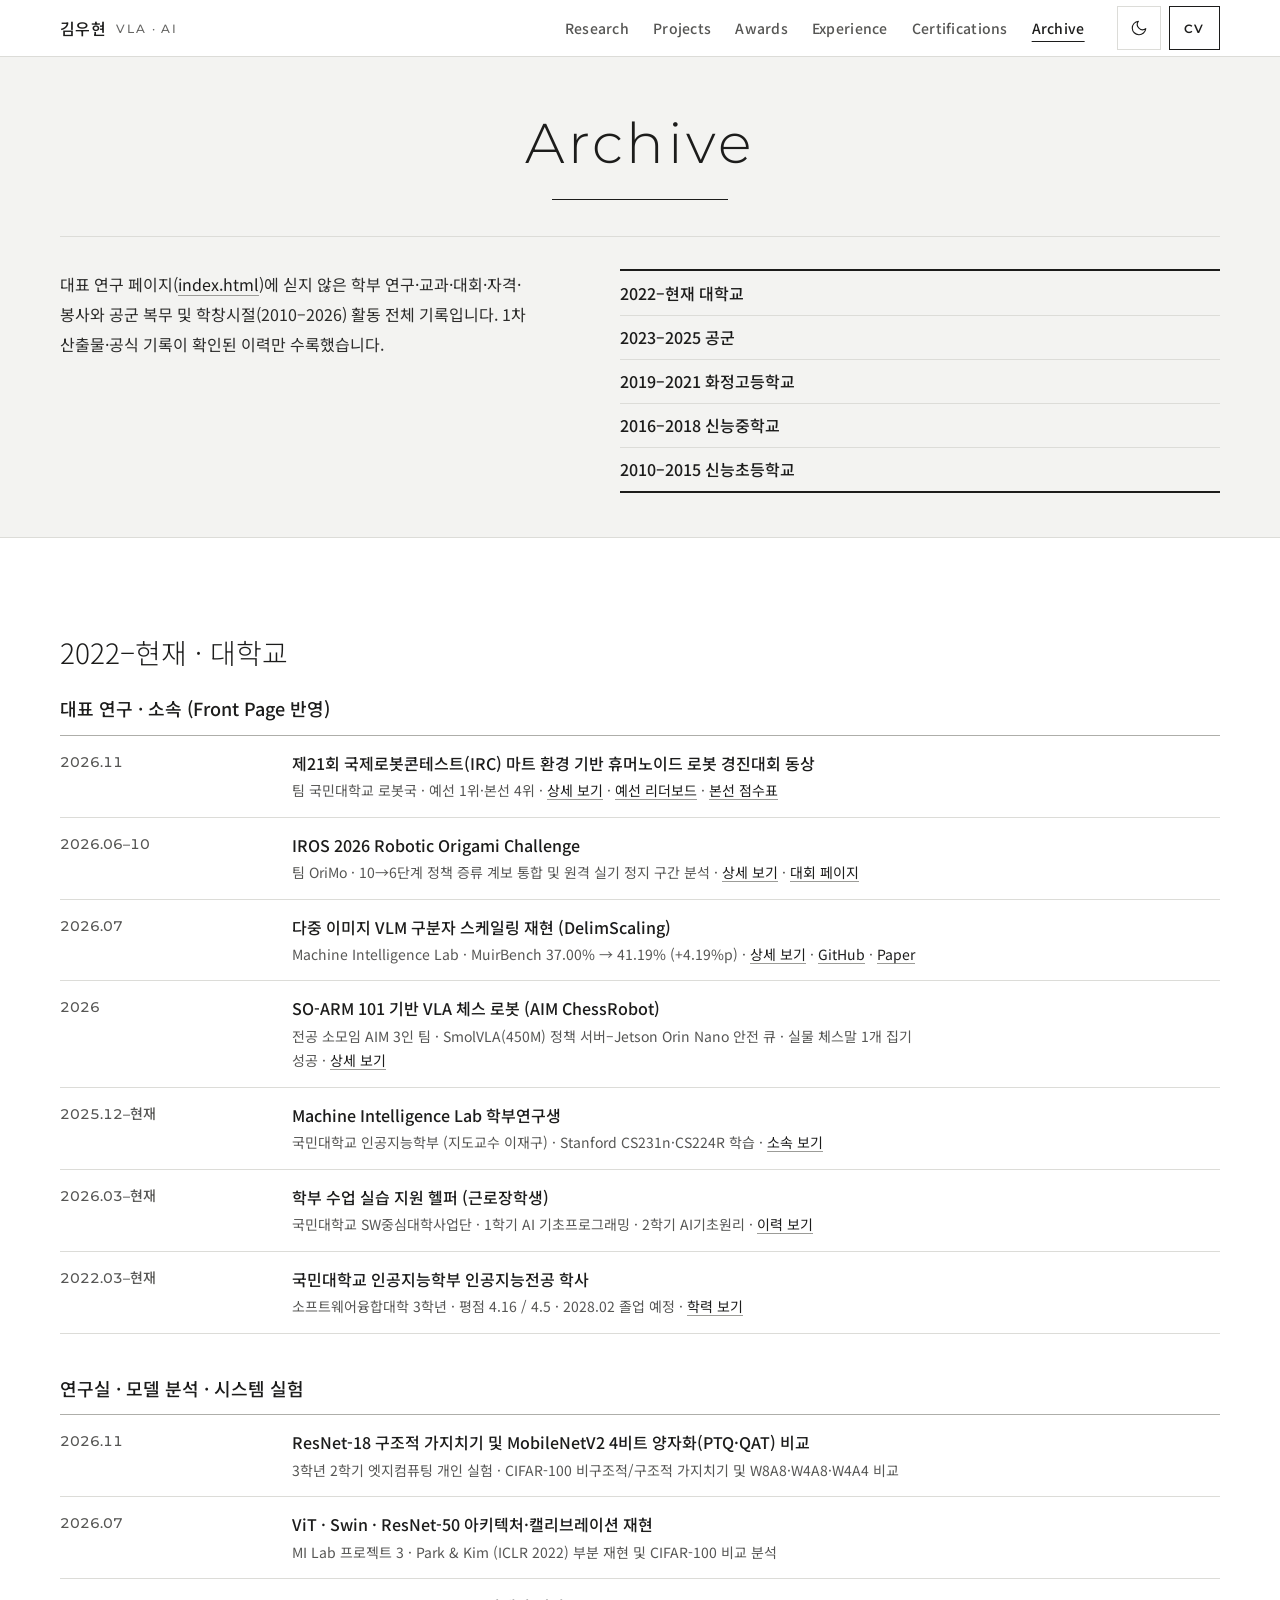
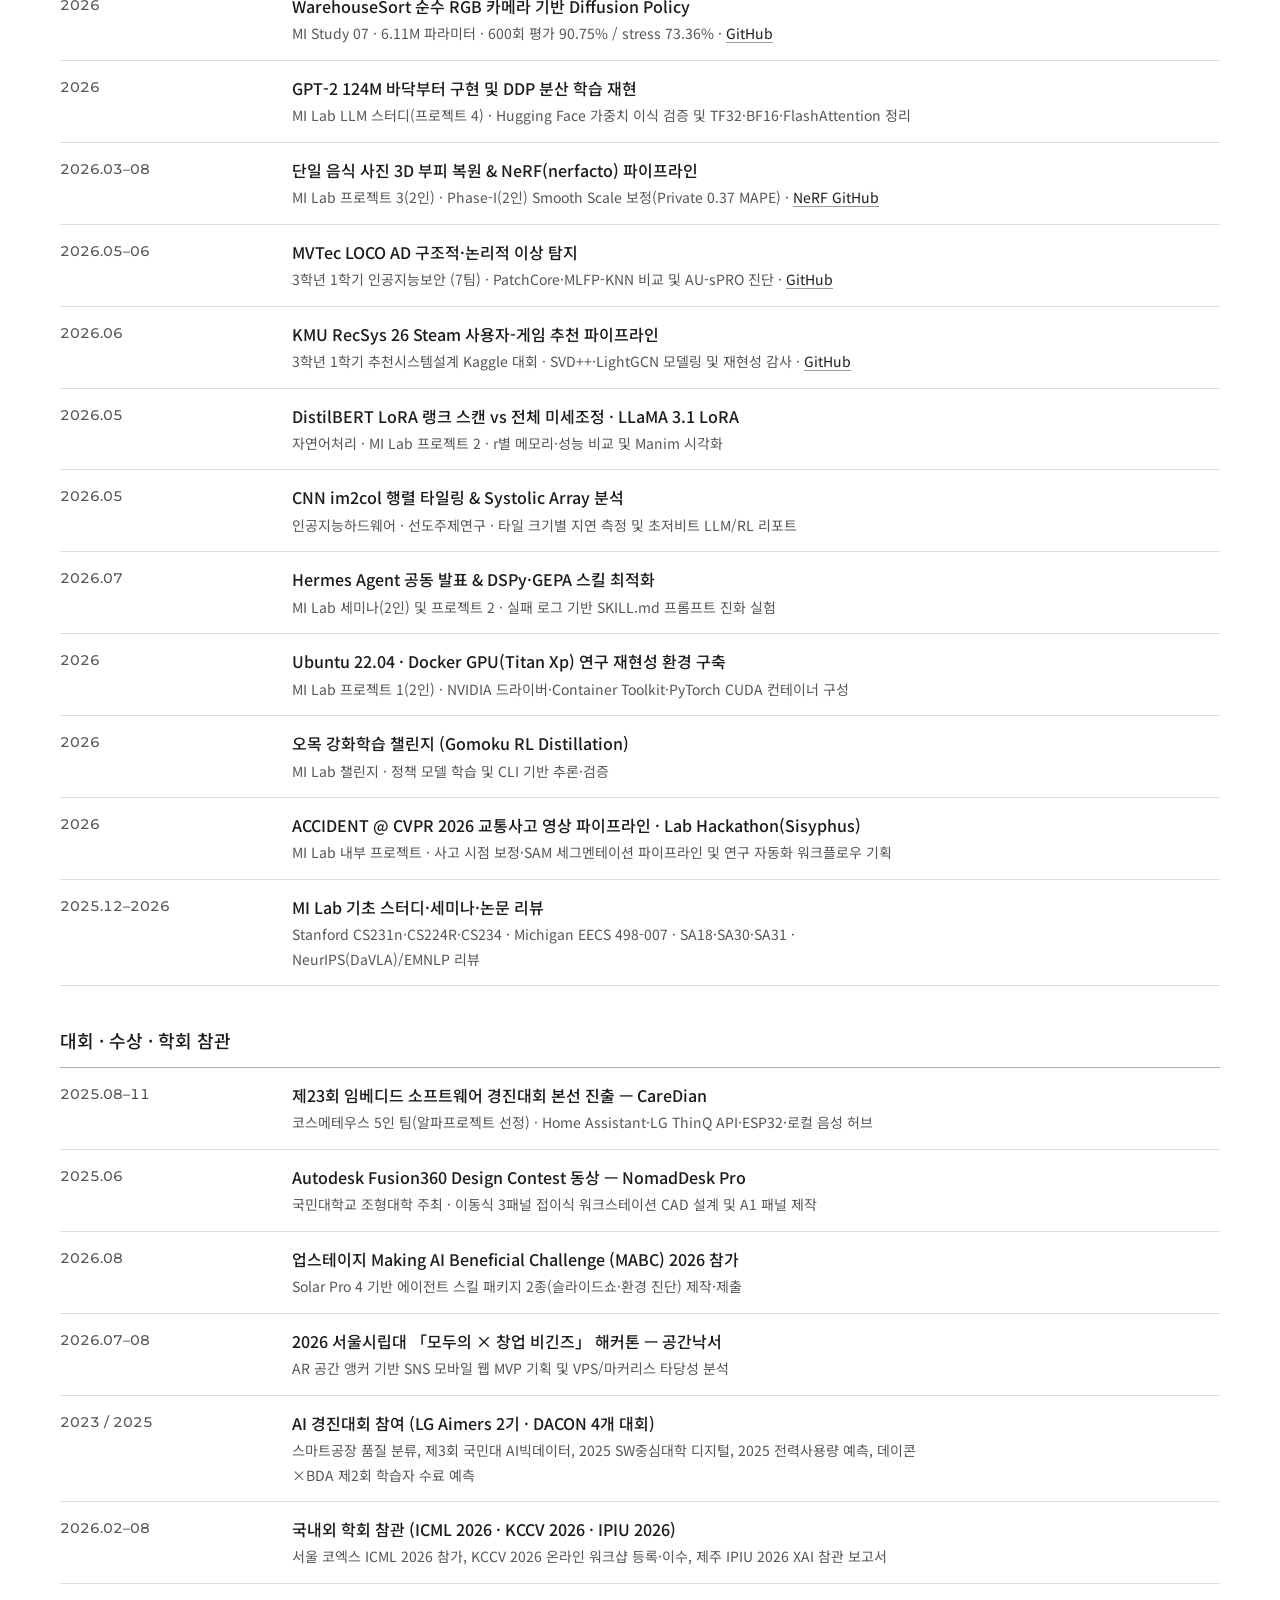
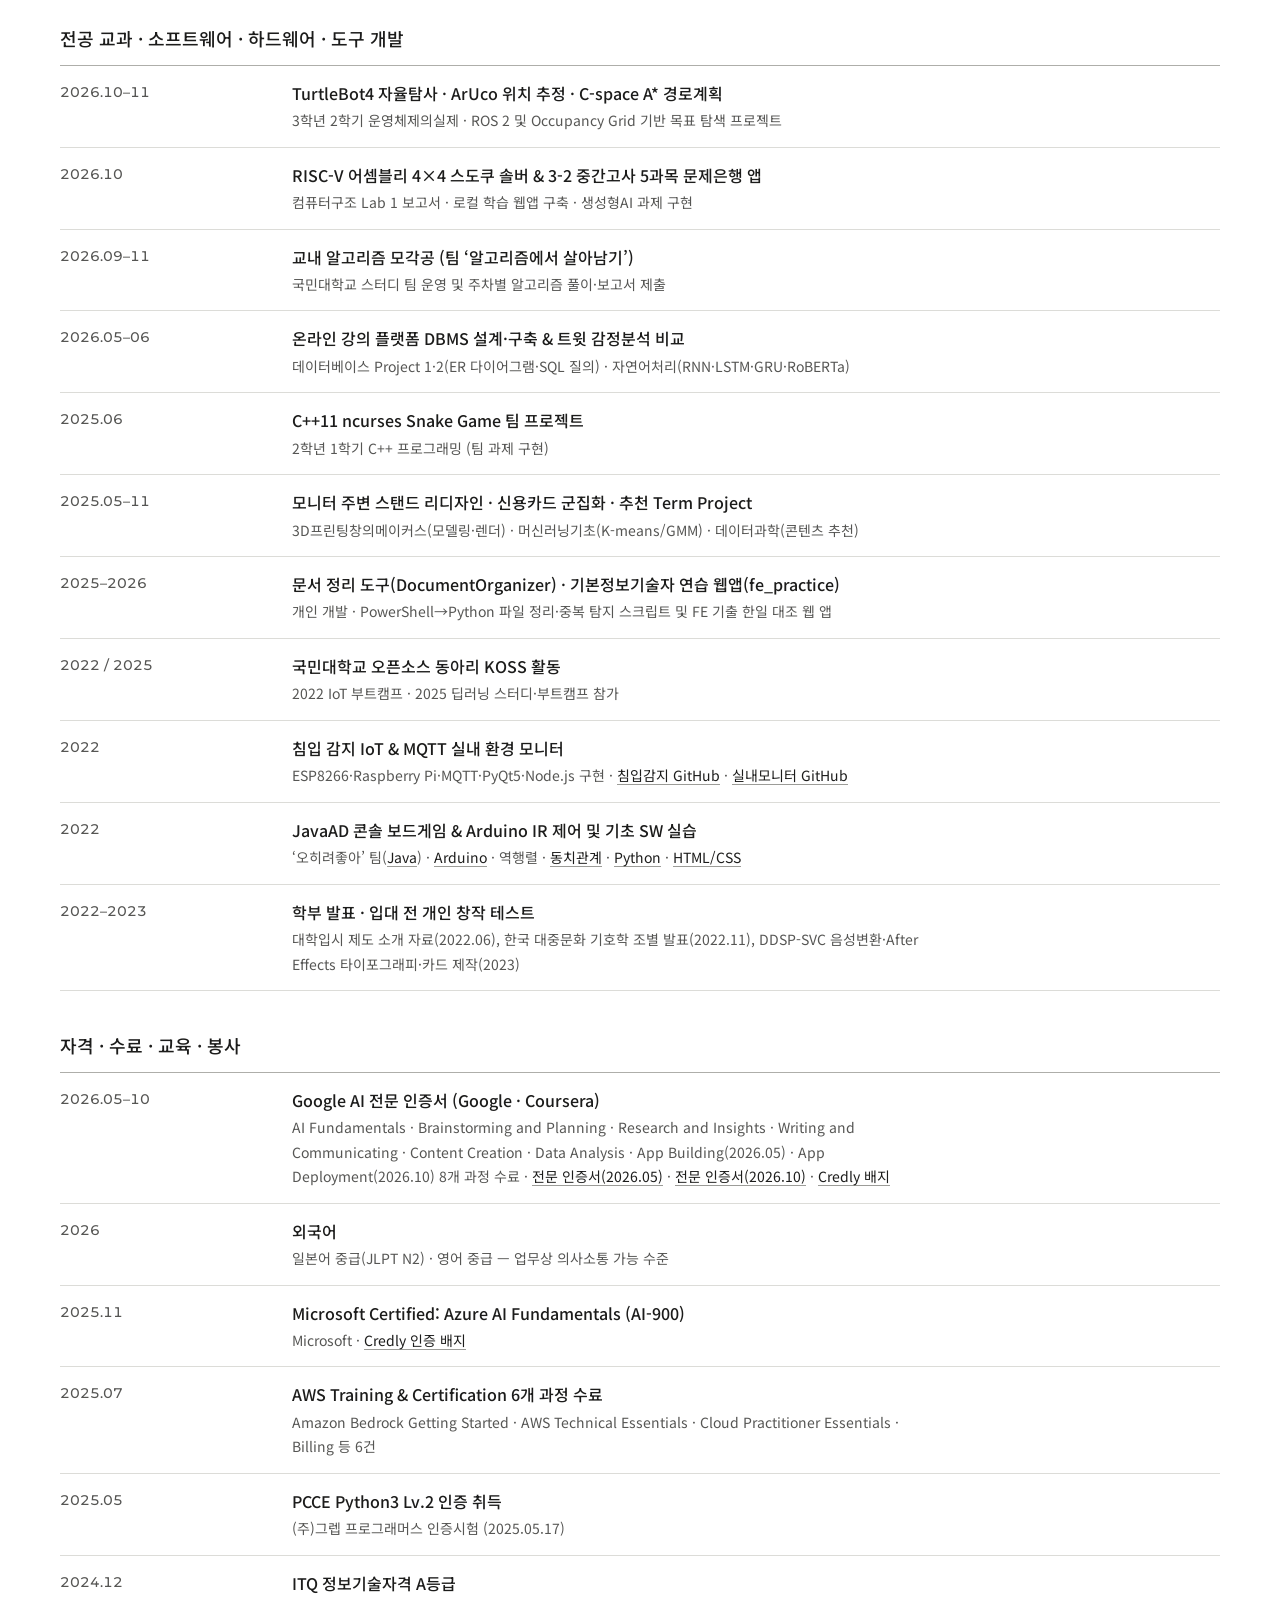
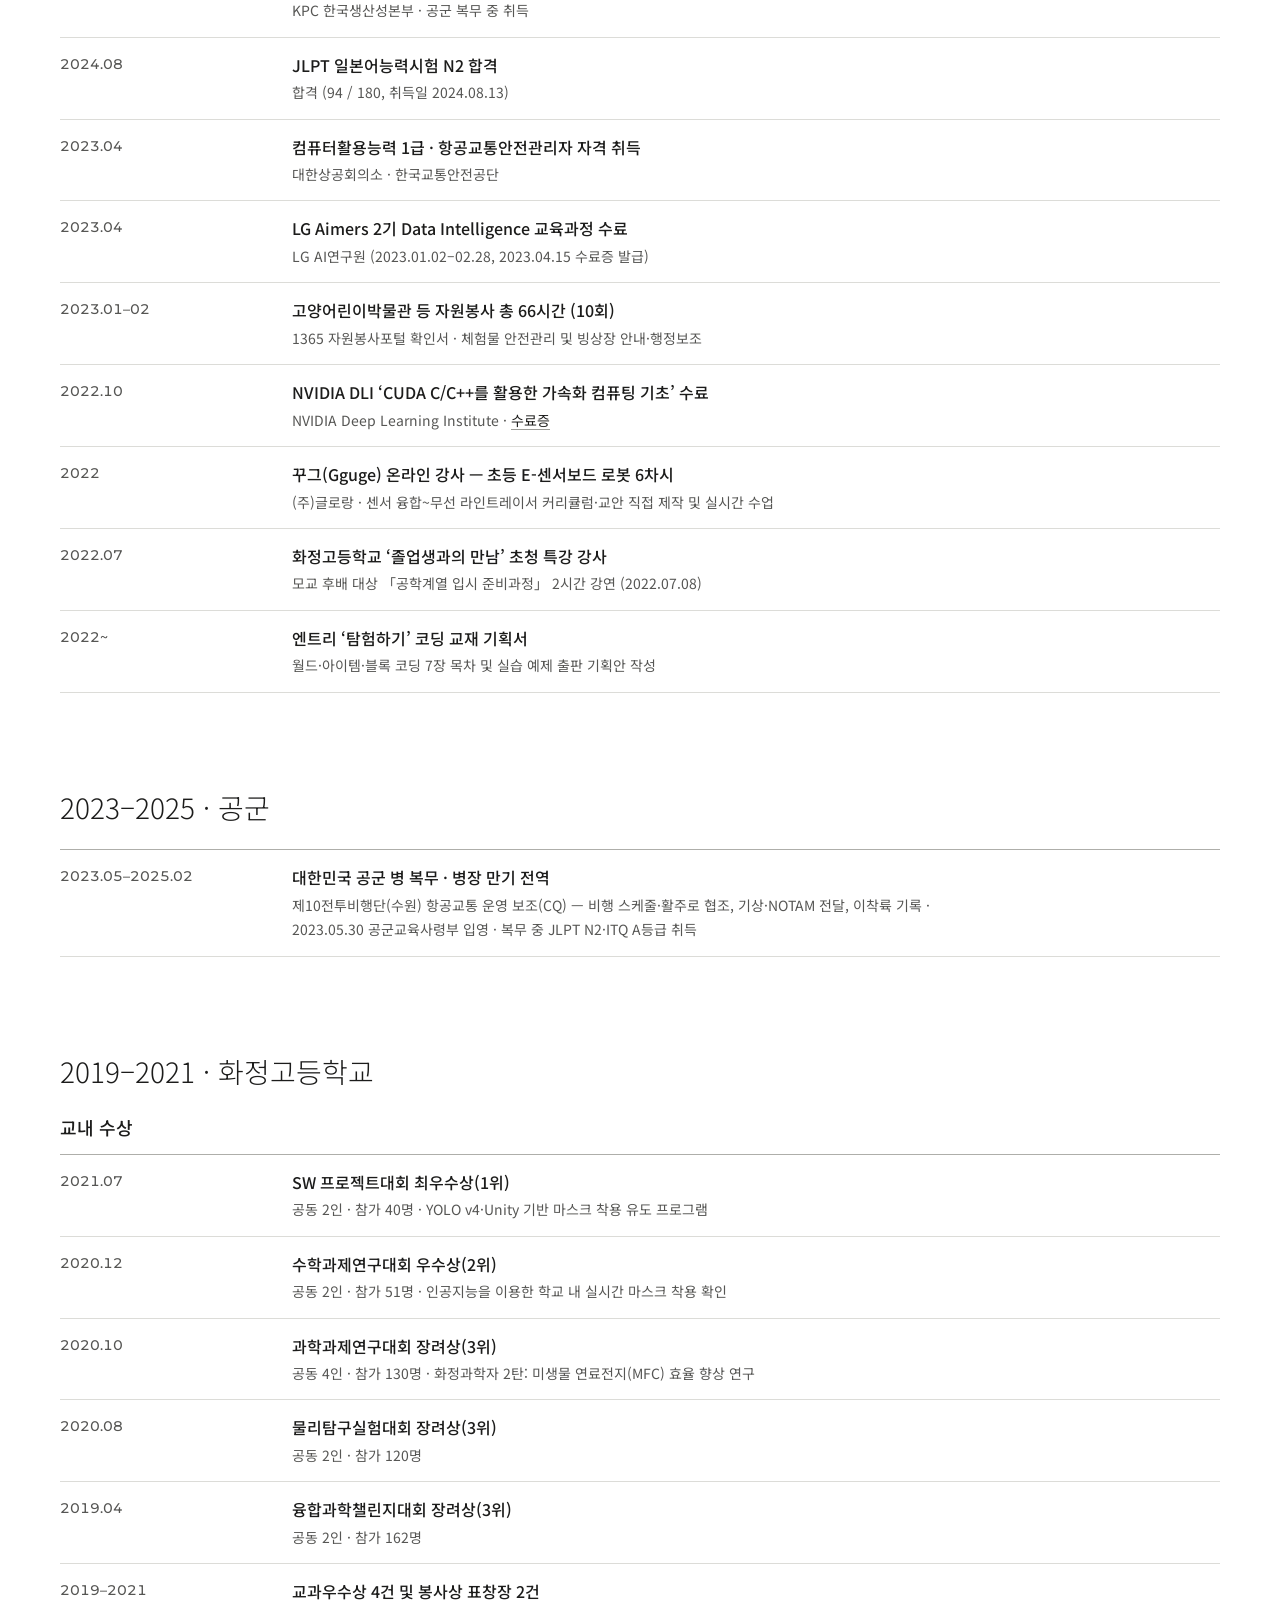
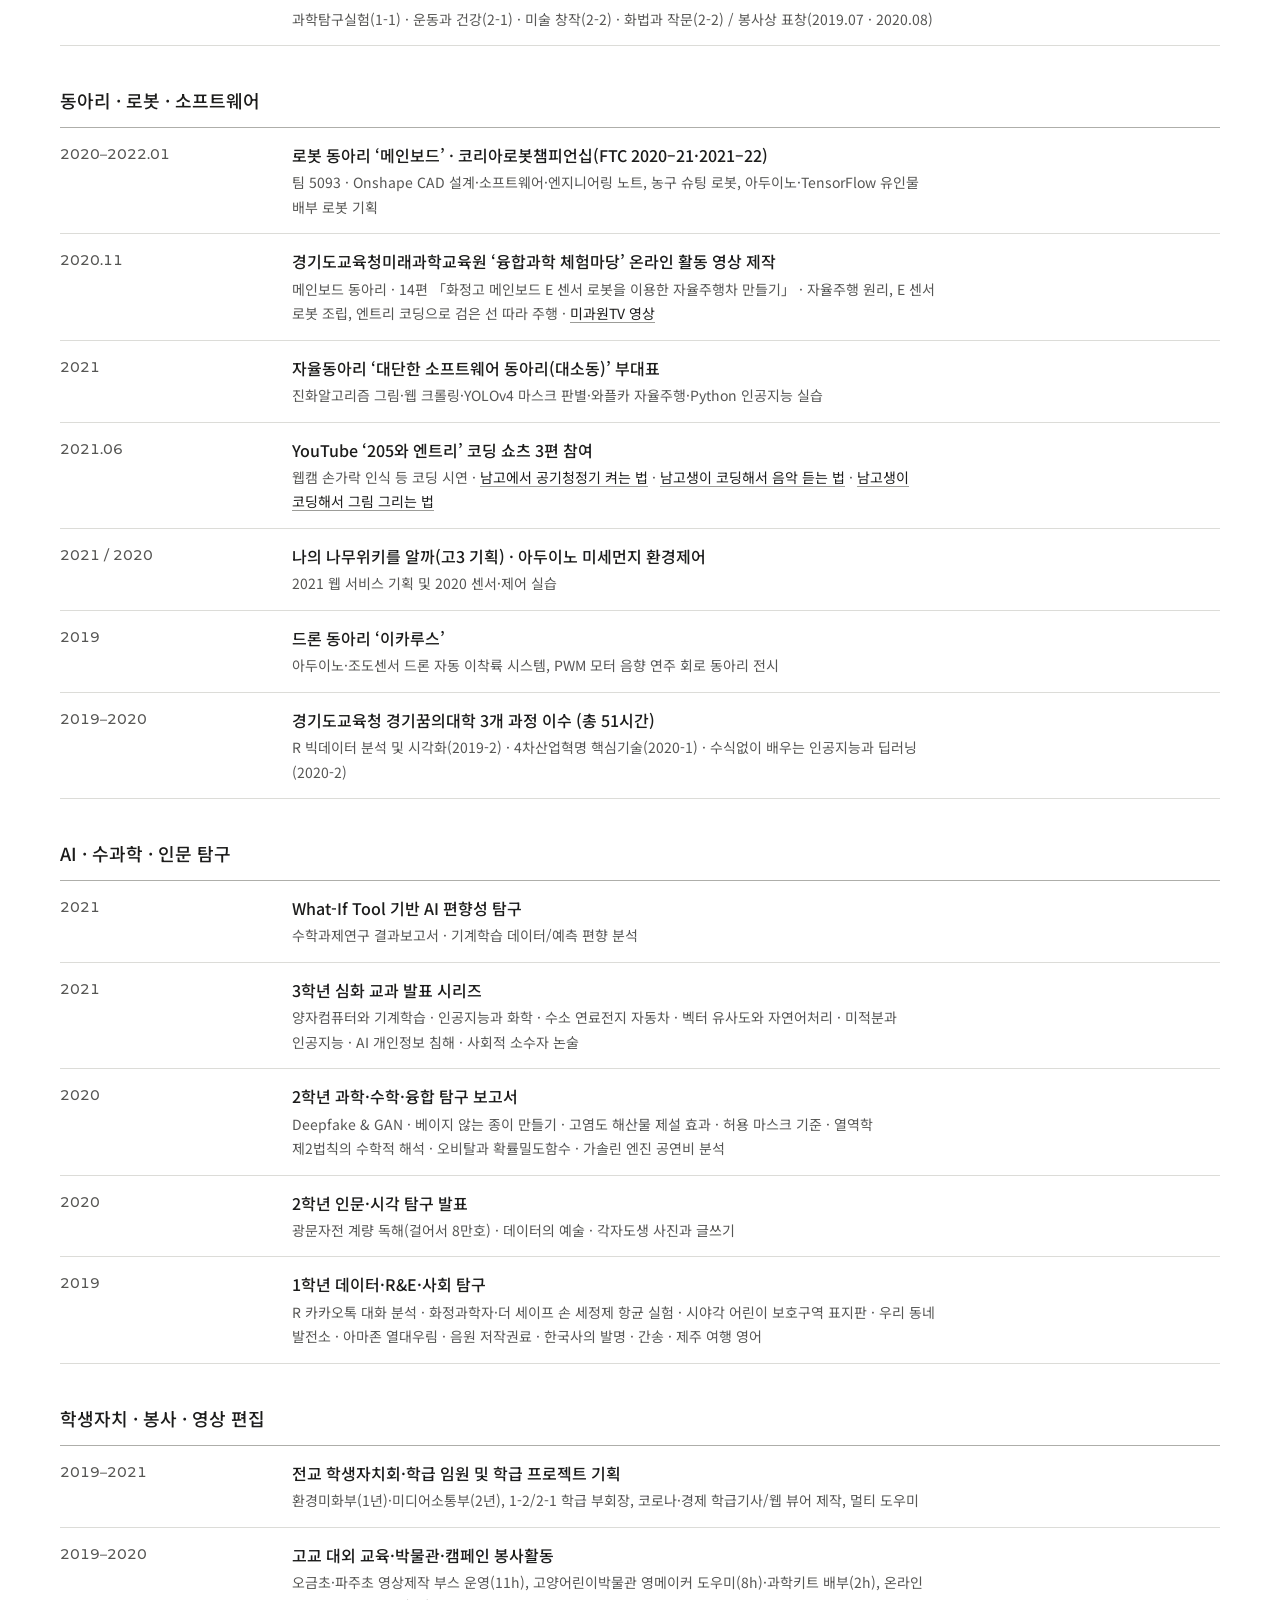
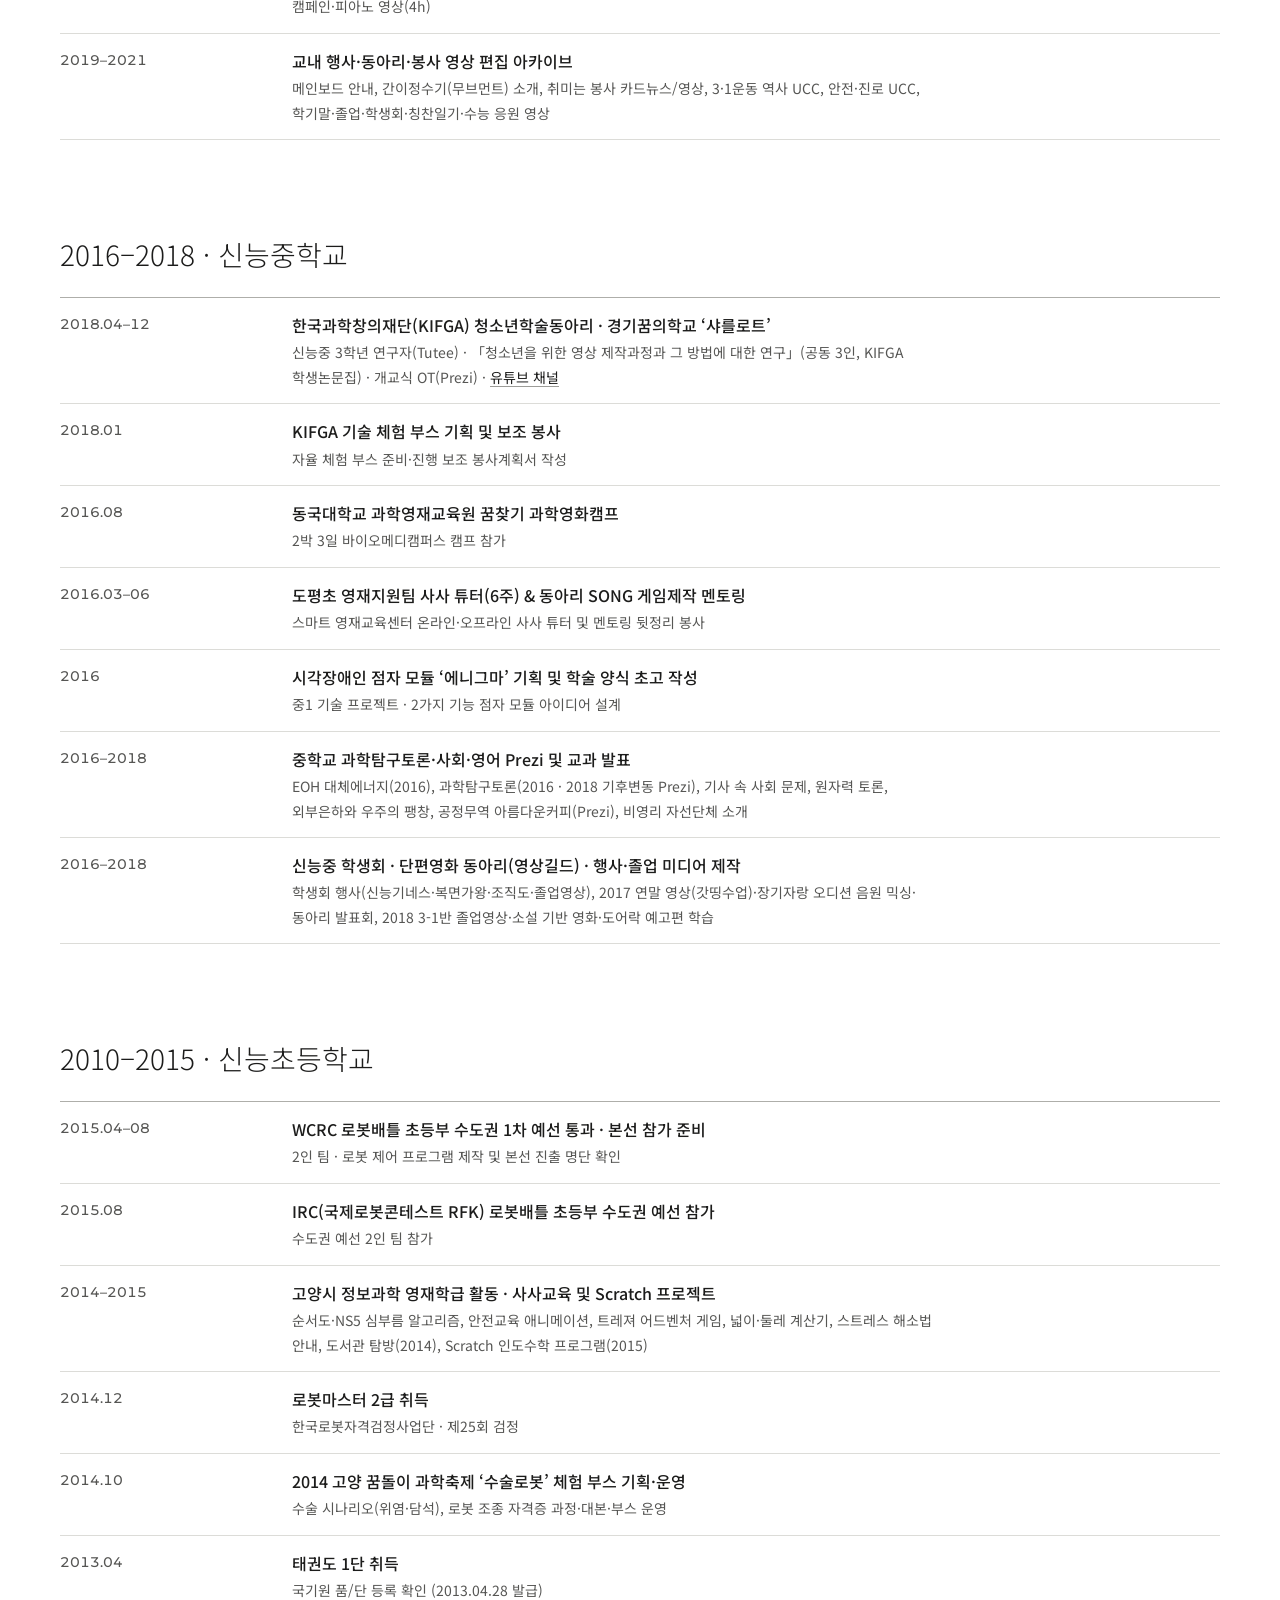
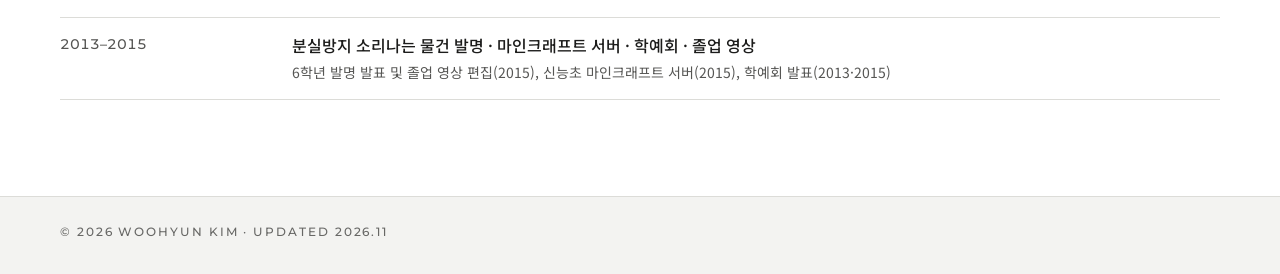
<file: archive.html>
<!DOCTYPE html>
<html lang="ko">
<head>
<meta charset="utf-8">
<meta name="viewport" content="width=device-width, initial-scale=1">
<title>Archive · 김우현 · Woohyun Kim</title>
<meta name="description" content="김우현 전체 활동 아카이브 (2010–2026): 학부 연구·교과·대회·자격·봉사, 공군 복무, 고교·중학·초등 이력.">
<meta name="color-scheme" content="light dark">
<link rel="icon" type="image/svg+xml" href="data:image/svg+xml,%3Csvg xmlns='http://www.w3.org/2000/svg' viewBox='0 0 32 32'%3E%3Crect width='32' height='32' fill='%231c1c1b'/%3E%3Ctext x='16' y='21' text-anchor='middle' font-family='system-ui,sans-serif' font-weight='500' font-size='13' letter-spacing='1' fill='%23f4f4f2'%3EWK%3C/text%3E%3C/svg%3E">
<script>
(() => {
  try {
    const saved = localStorage.getItem('theme');
    const prefersDark = window.matchMedia && window.matchMedia('(prefers-color-scheme: dark)').matches;
    document.documentElement.dataset.theme = saved === 'dark' || saved === 'light' ? saved : (prefersDark ? 'dark' : 'light');
  } catch (_) {
    document.documentElement.dataset.theme = 'light';
  }
})();
</script>
<link rel="preconnect" href="https://fonts.googleapis.com">
<link rel="preconnect" href="https://fonts.gstatic.com" crossorigin>
<link rel="stylesheet" href="https://fonts.googleapis.com/css2?family=Montserrat:wght@300..600&amp;family=Noto+Sans+KR:wght@300..500&amp;display=swap">
<link rel="stylesheet" href="style.css">
<script src="main.js" defer></script>
</head>
<body class="page-archive">

<a class="skip" href="#main">본문으로 건너뛰기</a>

<header class="runhead">
  <div class="wrap runhead-inner">
    <a class="brand" href="index.html">김우현 <span class="brand-tag">VLA · AI</span></a>
    <nav class="site-nav" aria-label="주요 메뉴">
      <a href="index.html#research">Research</a>
      <a href="index.html#projects">Projects</a>
      <a href="index.html#awards">Awards</a>
      <a href="index.html#experience">Experience</a>
      <a href="index.html#certs">Certifications</a>
      <a href="archive.html" aria-current="page">Archive</a>
    </nav>
    <div class="runhead-actions">
      <button id="theme-toggle" class="theme-btn" type="button" aria-pressed="false" aria-label="다크 모드로 전환">
        <svg class="icon-moon" viewBox="0 0 24 24" aria-hidden="true"><path d="M21 12.79A9 9 0 1 1 11.21 3a7 7 0 0 0 9.79 9.79Z"/></svg>
        <svg class="icon-sun" viewBox="0 0 24 24" aria-hidden="true"><circle cx="12" cy="12" r="4"/><path d="M12 2v2M12 20v2M4.93 4.93l1.41 1.41M17.66 17.66l1.41 1.41M2 12h2M20 12h2M6.34 17.66l-1.41 1.41M19.07 4.93l-1.41 1.41"/></svg>
      </button>
      <a class="head-cv" href="cv.pdf">CV</a>
    </div>
  </div>
</header>

<main id="main">

  <section id="top" class="titleblock titleblock-archive" aria-labelledby="h-archive">
    <div class="wrap">
      <h1 id="h-archive">Archive</h1>
      <div class="front">
        <p class="abstract">대표 연구 페이지(<a href="index.html">index.html</a>)에 싣지 않은 학부 연구·교과·대회·자격·봉사와 공군 복무 및 학창시절(2010–2026) 활동 전체 기록입니다. 1차 산출물·공식 기록이 확인된 이력만 수록했습니다.</p>
        <nav class="period-nav" aria-label="시기별 이동">
          <a href="#univ">2022–현재 대학교</a>
          <a href="#airforce">2023–2025 공군</a>
          <a href="#high">2019–2021 화정고등학교</a>
          <a href="#mid">2016–2018 신능중학교</a>
          <a href="#elem">2010–2015 신능초등학교</a>
        </nav>
      </div>
    </div>
  </section>

  <section id="univ" class="sec era" aria-labelledby="h-univ">
    <div class="wrap">
      <h2 id="h-univ" class="opener"><span class="opener-t">2022–현재 · 대학교</span></h2>

      <h3 class="era-sub">대표 연구 · 소속 (Front Page 반영)</h3>
      <ul class="tl">
        <li><span class="tl-d">2026.11</span><div class="tl-b"><strong>제21회 국제로봇콘테스트(IRC) 마트 환경 기반 휴머노이드 로봇 경진대회 동상</strong><span class="tl-meta">팀 국민대학교 로봇국 · 예선 1위·본선 4위 · <a href="index.html#research">상세 보기</a> · <a href="https://cshumanoid.online/leaderboard">예선 리더보드</a> · <a href="https://docs.google.com/spreadsheets/d/1zB2DuV-IadL6fQt2DqYGsGaSH-Lah5ChjYHWAKBEfpI/edit">본선 점수표</a></span></div></li>
        <li><span class="tl-d">2026.06–10</span><div class="tl-b"><strong>IROS 2026 Robotic Origami Challenge</strong><span class="tl-meta">팀 OriMo · 10→6단계 정책 증류 계보 통합 및 원격 실기 정지 구간 분석 · <a href="index.html#research">상세 보기</a> · <a href="https://robotic-origami-challenge.github.io/">대회 페이지</a></span></div></li>
        <li><span class="tl-d">2026.07</span><div class="tl-b"><strong>다중 이미지 VLM 구분자 스케일링 재현 (DelimScaling)</strong><span class="tl-meta">Machine Intelligence Lab · MuirBench 37.00% → 41.19% (+4.19%p) · <a href="index.html#research">상세 보기</a> · <a href="https://github.com/mrpc2003/DelimScaling">GitHub</a> · <a href="https://proceedings.iclr.cc/paper_files/paper/2026/hash/aebf6284fe85a8f44b4785d41bc8249a-Abstract-Conference.html">Paper</a></span></div></li>
        <li><span class="tl-d">2026</span><div class="tl-b"><strong>SO-ARM 101 기반 VLA 체스 로봇 (AIM ChessRobot)</strong><span class="tl-meta">전공 소모임 AIM 3인 팀 · SmolVLA(450M) 정책 서버–Jetson Orin Nano 안전 큐 · 실물 체스말 1개 집기 성공 · <a href="index.html#research">상세 보기</a></span></div></li>
        <li><span class="tl-d">2025.12–현재</span><div class="tl-b"><strong>Machine Intelligence Lab 학부연구생</strong><span class="tl-meta">국민대학교 인공지능학부 (지도교수 이재구) · Stanford CS231n·CS224R 학습 · <a href="index.html#experience">소속 보기</a></span></div></li>
        <li><span class="tl-d">2026.03–현재</span><div class="tl-b"><strong>학부 수업 실습 지원 헬퍼 (근로장학생)</strong><span class="tl-meta">국민대학교 SW중심대학사업단 · 1학기 AI 기초프로그래밍 · 2학기 AI기초원리 · <a href="index.html#experience">이력 보기</a></span></div></li>
        <li><span class="tl-d">2022.03–현재</span><div class="tl-b"><strong>국민대학교 인공지능학부 인공지능전공 학사</strong><span class="tl-meta">소프트웨어융합대학 3학년 · 평점 4.16 / 4.5 · 2028.02 졸업 예정 · <a href="index.html#experience">학력 보기</a></span></div></li>
      </ul>

      <h3 class="era-sub">연구실 · 모델 분석 · 시스템 실험</h3>
      <ul class="tl">
        <li><span class="tl-d">2026.11</span><div class="tl-b"><strong>ResNet-18 구조적 가지치기 및 MobileNetV2 4비트 양자화(PTQ·QAT) 비교</strong><span class="tl-meta">3학년 2학기 엣지컴퓨팅 개인 실험 · CIFAR-100 비구조적/구조적 가지치기 및 W8A8·W4A8·W4A4 비교</span></div></li>
        <li><span class="tl-d">2026.07</span><div class="tl-b"><strong>ViT · Swin · ResNet-50 아키텍처·캘리브레이션 재현</strong><span class="tl-meta">MI Lab 프로젝트 3 · Park &amp; Kim (ICLR 2022) 부분 재현 및 CIFAR-100 비교 분석</span></div></li>
        <li><span class="tl-d">2026</span><div class="tl-b"><strong>WarehouseSort 순수 RGB 카메라 기반 Diffusion Policy</strong><span class="tl-meta">MI Study 07 · 6.11M 파라미터 · 600회 평가 90.75% / stress 73.36% · <a href="https://github.com/mrpc2003/berlin-marso-hackathon">GitHub</a></span></div></li>
        <li><span class="tl-d">2026</span><div class="tl-b"><strong>GPT-2 124M 바닥부터 구현 및 DDP 분산 학습 재현</strong><span class="tl-meta">MI Lab LLM 스터디(프로젝트 4) · Hugging Face 가중치 이식 검증 및 TF32·BF16·FlashAttention 정리</span></div></li>
        <li><span class="tl-d">2026.03–08</span><div class="tl-b"><strong>단일 음식 사진 3D 부피 복원 &amp; NeRF(nerfacto) 파이프라인</strong><span class="tl-meta">MI Lab 프로젝트 3(2인) · Phase-I(2인) Smooth Scale 보정(Private 0.37 MAPE) · <a href="https://github.com/mrpc2003/nerf-project-renders">NeRF GitHub</a></span></div></li>
        <li><span class="tl-d">2026.05–06</span><div class="tl-b"><strong>MVTec LOCO AD 구조적·논리적 이상 탐지</strong><span class="tl-meta">3학년 1학기 인공지능보안 (7팀) · PatchCore·MLFP-KNN 비교 및 AU-sPRO 진단 · <a href="https://github.com/mrpc2003/Anomaly-Detection-Public">GitHub</a></span></div></li>
        <li><span class="tl-d">2026.06</span><div class="tl-b"><strong>KMU RecSys 26 Steam 사용자-게임 추천 파이프라인</strong><span class="tl-meta">3학년 1학기 추천시스템설계 Kaggle 대회 · SVD++·LightGCN 모델링 및 재현성 감사 · <a href="https://github.com/mrpc2003/kmu-rec-sys-26-steam">GitHub</a></span></div></li>
        <li><span class="tl-d">2026.05</span><div class="tl-b"><strong>DistilBERT LoRA 랭크 스캔 vs 전체 미세조정 · LLaMA 3.1 LoRA</strong><span class="tl-meta">자연어처리 · MI Lab 프로젝트 2 · r별 메모리·성능 비교 및 Manim 시각화</span></div></li>
        <li><span class="tl-d">2026.05</span><div class="tl-b"><strong>CNN im2col 행렬 타일링 &amp; Systolic Array 분석</strong><span class="tl-meta">인공지능하드웨어 · 선도주제연구 · 타일 크기별 지연 측정 및 초저비트 LLM/RL 리포트</span></div></li>
        <li><span class="tl-d">2026.07</span><div class="tl-b"><strong>Hermes Agent 공동 발표 &amp; DSPy·GEPA 스킬 최적화</strong><span class="tl-meta">MI Lab 세미나(2인) 및 프로젝트 2 · 실패 로그 기반 SKILL.md 프롬프트 진화 실험</span></div></li>
        <li><span class="tl-d">2026</span><div class="tl-b"><strong>Ubuntu 22.04 · Docker GPU(Titan Xp) 연구 재현성 환경 구축</strong><span class="tl-meta">MI Lab 프로젝트 1(2인) · NVIDIA 드라이버·Container Toolkit·PyTorch CUDA 컨테이너 구성</span></div></li>
        <li><span class="tl-d">2026</span><div class="tl-b"><strong>오목 강화학습 챌린지 (Gomoku RL Distillation)</strong><span class="tl-meta">MI Lab 챌린지 · 정책 모델 학습 및 CLI 기반 추론·검증</span></div></li>
        <li><span class="tl-d">2026</span><div class="tl-b"><strong>ACCIDENT @ CVPR 2026 교통사고 영상 파이프라인 · Lab Hackathon(Sisyphus)</strong><span class="tl-meta">MI Lab 내부 프로젝트 · 사고 시점 보정·SAM 세그멘테이션 파이프라인 및 연구 자동화 워크플로우 기획</span></div></li>
        <li><span class="tl-d">2025.12–2026</span><div class="tl-b"><strong>MI Lab 기초 스터디·세미나·논문 리뷰</strong><span class="tl-meta">Stanford CS231n·CS224R·CS234 · Michigan EECS 498-007 · SA18·SA30·SA31 · NeurIPS(DaVLA)/EMNLP 리뷰</span></div></li>
      </ul>

      <h3 class="era-sub">대회 · 수상 · 학회 참관</h3>
      <ul class="tl">
        <li><span class="tl-d">2025.08–11</span><div class="tl-b"><strong>제23회 임베디드 소프트웨어 경진대회 본선 진출 — CareDian</strong><span class="tl-meta">코스메테우스 5인 팀(알파프로젝트 선정) · Home Assistant·LG ThinQ API·ESP32·로컬 음성 허브</span></div></li>
        <li><span class="tl-d">2025.06</span><div class="tl-b"><strong>Autodesk Fusion360 Design Contest 동상 — NomadDesk Pro</strong><span class="tl-meta">국민대학교 조형대학 주최 · 이동식 3패널 접이식 워크스테이션 CAD 설계 및 A1 패널 제작</span></div></li>
        <li><span class="tl-d">2026.08</span><div class="tl-b"><strong>업스테이지 Making AI Beneficial Challenge (MABC) 2026 참가</strong><span class="tl-meta">Solar Pro 4 기반 에이전트 스킬 패키지 2종(슬라이드쇼·환경 진단) 제작·제출</span></div></li>
        <li><span class="tl-d">2026.07–08</span><div class="tl-b"><strong>2026 서울시립대 「모두의 × 창업 비긴즈」 해커톤 — 공간낙서</strong><span class="tl-meta">AR 공간 앵커 기반 SNS 모바일 웹 MVP 기획 및 VPS/마커리스 타당성 분석</span></div></li>
        <li><span class="tl-d">2023 / 2025</span><div class="tl-b"><strong>AI 경진대회 참여 (LG Aimers 2기 · DACON 4개 대회)</strong><span class="tl-meta">스마트공장 품질 분류, 제3회 국민대 AI빅데이터, 2025 SW중심대학 디지털, 2025 전력사용량 예측, 데이콘×BDA 제2회 학습자 수료 예측</span></div></li>
        <li><span class="tl-d">2026.02–08</span><div class="tl-b"><strong>국내외 학회 참관 (ICML 2026 · KCCV 2026 · IPIU 2026)</strong><span class="tl-meta">서울 코엑스 ICML 2026 참가, KCCV 2026 온라인 워크샵 등록·이수, 제주 IPIU 2026 XAI 참관 보고서</span></div></li>
      </ul>

      <h3 class="era-sub">전공 교과 · 소프트웨어 · 하드웨어 · 도구 개발</h3>
      <ul class="tl">
        <li><span class="tl-d">2026.10–11</span><div class="tl-b"><strong>TurtleBot4 자율탐사 · ArUco 위치 추정 · C-space A* 경로계획</strong><span class="tl-meta">3학년 2학기 운영체제의실제 · ROS 2 및 Occupancy Grid 기반 목표 탐색 프로젝트</span></div></li>
        <li><span class="tl-d">2026.10</span><div class="tl-b"><strong>RISC-V 어셈블리 4×4 스도쿠 솔버 &amp; 3-2 중간고사 5과목 문제은행 앱</strong><span class="tl-meta">컴퓨터구조 Lab 1 보고서 · 로컬 학습 웹앱 구축 · 생성형AI 과제 구현</span></div></li>
        <li><span class="tl-d">2026.09–11</span><div class="tl-b"><strong>교내 알고리즘 모각공 (팀 ‘알고리즘에서 살아남기’)</strong><span class="tl-meta">국민대학교 스터디 팀 운영 및 주차별 알고리즘 풀이·보고서 제출</span></div></li>
        <li><span class="tl-d">2026.05–06</span><div class="tl-b"><strong>온라인 강의 플랫폼 DBMS 설계·구축 &amp; 트윗 감정분석 비교</strong><span class="tl-meta">데이터베이스 Project 1·2(ER 다이어그램·SQL 질의) · 자연어처리(RNN·LSTM·GRU·RoBERTa)</span></div></li>
        <li><span class="tl-d">2025.06</span><div class="tl-b"><strong>C++11 ncurses Snake Game 팀 프로젝트</strong><span class="tl-meta">2학년 1학기 C++ 프로그래밍 (팀 과제 구현)</span></div></li>
        <li><span class="tl-d">2025.05–11</span><div class="tl-b"><strong>모니터 주변 스탠드 리디자인 · 신용카드 군집화 · 추천 Term Project</strong><span class="tl-meta">3D프린팅창의메이커스(모델링·렌더) · 머신러닝기초(K-means/GMM) · 데이터과학(콘텐츠 추천)</span></div></li>
        <li><span class="tl-d">2025–2026</span><div class="tl-b"><strong>문서 정리 도구(DocumentOrganizer) · 기본정보기술자 연습 웹앱(fe_practice)</strong><span class="tl-meta">개인 개발 · PowerShell→Python 파일 정리·중복 탐지 스크립트 및 FE 기출 한일 대조 웹 앱</span></div></li>
        <li><span class="tl-d">2022 / 2025</span><div class="tl-b"><strong>국민대학교 오픈소스 동아리 KOSS 활동</strong><span class="tl-meta">2022 IoT 부트캠프 · 2025 딥러닝 스터디·부트캠프 참가</span></div></li>
        <li><span class="tl-d">2022</span><div class="tl-b"><strong>침입 감지 IoT &amp; MQTT 실내 환경 모니터</strong><span class="tl-meta">ESP8266·Raspberry Pi·MQTT·PyQt5·Node.js 구현 · <a href="https://github.com/mrpc2003/iot-entrance-detection">침입감지 GitHub</a> · <a href="https://github.com/mrpc2003/mqtt-indoor-environment-monitor">실내모니터 GitHub</a></span></div></li>
        <li><span class="tl-d">2022</span><div class="tl-b"><strong>JavaAD 콘솔 보드게임 &amp; Arduino IR 제어 및 기초 SW 실습</strong><span class="tl-meta">‘오히려좋아’ 팀(<a href="https://github.com/mrpc2003/java-console-game-collection">Java</a>) · <a href="https://github.com/mrpc2003/arduino-coursework-archive">Arduino</a> · 역행렬 · <a href="https://github.com/mrpc2003/equivalence-relation-discriminator">동치관계</a> · <a href="https://github.com/mrpc2003/Python-assignment">Python</a> · <a href="https://github.com/mrpc2003/html-css-intro-practice">HTML/CSS</a></span></div></li>
        <li><span class="tl-d">2022–2023</span><div class="tl-b"><strong>학부 발표 · 입대 전 개인 창작 테스트</strong><span class="tl-meta">대학입시 제도 소개 자료(2022.06), 한국 대중문화 기호학 조별 발표(2022.11), DDSP-SVC 음성변환·After Effects 타이포그래피·카드 제작(2023)</span></div></li>
      </ul>

      <h3 class="era-sub">자격 · 수료 · 교육 · 봉사</h3>
      <ul class="tl">
        <li><span class="tl-d">2026.05–10</span><div class="tl-b"><strong>Google AI 전문 인증서 (Google · Coursera)</strong><span class="tl-meta">AI Fundamentals · Brainstorming and Planning · Research and Insights · Writing and Communicating · Content Creation · Data Analysis · App Building(2026.05) · App Deployment(2026.10) 8개 과정 수료 · <a href="https://www.coursera.org/account/accomplishments/specialization/FM7E3VYGLBRC">전문 인증서(2026.05)</a> · <a href="https://www.coursera.org/account/accomplishments/specialization/XJR65NGQMOYS">전문 인증서(2026.10)</a> · <a href="https://www.credly.com/badges/77a2d1b3-a1f5-413c-aaf5-0f42bc33bb51">Credly 배지</a></span></div></li>
        <li><span class="tl-d">2026</span><div class="tl-b"><strong>외국어</strong><span class="tl-meta">일본어 중급(JLPT N2) · 영어 중급 — 업무상 의사소통 가능 수준</span></div></li>
        <li><span class="tl-d">2025.11</span><div class="tl-b"><strong>Microsoft Certified: Azure AI Fundamentals (AI-900)</strong><span class="tl-meta">Microsoft · <a href="https://www.credly.com/badges/09c16ff6-00f3-424b-8f2e-f779e5284c1d">Credly 인증 배지</a></span></div></li>
        <li><span class="tl-d">2025.07</span><div class="tl-b"><strong>AWS Training &amp; Certification 6개 과정 수료</strong><span class="tl-meta">Amazon Bedrock Getting Started · AWS Technical Essentials · Cloud Practitioner Essentials · Billing 등 6건</span></div></li>
        <li><span class="tl-d">2025.05</span><div class="tl-b"><strong>PCCE Python3 Lv.2 인증 취득</strong><span class="tl-meta">(주)그렙 프로그래머스 인증시험 (2025.05.17)</span></div></li>
        <li><span class="tl-d">2024.12</span><div class="tl-b"><strong>ITQ 정보기술자격 A등급</strong><span class="tl-meta">KPC 한국생산성본부 · 공군 복무 중 취득</span></div></li>
        <li><span class="tl-d">2024.08</span><div class="tl-b"><strong>JLPT 일본어능력시험 N2 합격</strong><span class="tl-meta">합격 (94 / 180, 취득일 2024.08.13)</span></div></li>
        <li><span class="tl-d">2023.04</span><div class="tl-b"><strong>컴퓨터활용능력 1급 · 항공교통안전관리자 자격 취득</strong><span class="tl-meta">대한상공회의소 · 한국교통안전공단</span></div></li>
        <li><span class="tl-d">2023.04</span><div class="tl-b"><strong>LG Aimers 2기 Data Intelligence 교육과정 수료</strong><span class="tl-meta">LG AI연구원 (2023.01.02–02.28, 2023.04.15 수료증 발급)</span></div></li>
        <li><span class="tl-d">2023.01–02</span><div class="tl-b"><strong>고양어린이박물관 등 자원봉사 총 66시간 (10회)</strong><span class="tl-meta">1365 자원봉사포털 확인서 · 체험물 안전관리 및 빙상장 안내·행정보조</span></div></li>
        <li><span class="tl-d">2022.10</span><div class="tl-b"><strong>NVIDIA DLI ‘CUDA C/C++를 활용한 가속화 컴퓨팅 기초’ 수료</strong><span class="tl-meta">NVIDIA Deep Learning Institute · <a href="https://courses.nvidia.com/certificates/147adcdab35d471db883b9bdec31ad83/">수료증</a></span></div></li>
        <li><span class="tl-d">2022</span><div class="tl-b"><strong>꾸그(Gguge) 온라인 강사 — 초등 E-센서보드 로봇 6차시</strong><span class="tl-meta">(주)글로랑 · 센서 융합~무선 라인트레이서 커리큘럼·교안 직접 제작 및 실시간 수업</span></div></li>
        <li><span class="tl-d">2022.07</span><div class="tl-b"><strong>화정고등학교 ‘졸업생과의 만남’ 초청 특강 강사</strong><span class="tl-meta">모교 후배 대상 「공학계열 입시 준비과정」 2시간 강연 (2022.07.08)</span></div></li>
        <li><span class="tl-d">2022~</span><div class="tl-b"><strong>엔트리 ‘탐험하기’ 코딩 교재 기획서</strong><span class="tl-meta">월드·아이템·블록 코딩 7장 목차 및 실습 예제 출판 기획안 작성</span></div></li>
      </ul>
    </div>
  </section>

  <section id="airforce" class="sec era" aria-labelledby="h-airforce">
    <div class="wrap">
      <h2 id="h-airforce" class="opener"><span class="opener-t">2023–2025 · 공군</span></h2>
      <ul class="tl">
        <li><span class="tl-d">2023.05–2025.02</span><div class="tl-b"><strong>대한민국 공군 병 복무 · 병장 만기 전역</strong><span class="tl-meta">제10전투비행단(수원) 항공교통 운영 보조(CQ) — 비행 스케줄·활주로 협조, 기상·NOTAM 전달, 이착륙 기록 · 2023.05.30 공군교육사령부 입영 · 복무 중 JLPT N2·ITQ A등급 취득</span></div></li>
      </ul>
    </div>
  </section>

  <section id="high" class="sec era" aria-labelledby="h-high">
    <div class="wrap">
      <h2 id="h-high" class="opener"><span class="opener-t">2019–2021 · 화정고등학교</span></h2>

      <h3 class="era-sub">교내 수상</h3>
      <ul class="tl">
        <li><span class="tl-d">2021.07</span><div class="tl-b"><strong>SW 프로젝트대회 최우수상(1위)</strong><span class="tl-meta">공동 2인 · 참가 40명 · YOLO v4·Unity 기반 마스크 착용 유도 프로그램</span></div></li>
        <li><span class="tl-d">2020.12</span><div class="tl-b"><strong>수학과제연구대회 우수상(2위)</strong><span class="tl-meta">공동 2인 · 참가 51명 · 인공지능을 이용한 학교 내 실시간 마스크 착용 확인</span></div></li>
        <li><span class="tl-d">2020.10</span><div class="tl-b"><strong>과학과제연구대회 장려상(3위)</strong><span class="tl-meta">공동 4인 · 참가 130명 · 화정과학자 2탄: 미생물 연료전지(MFC) 효율 향상 연구</span></div></li>
        <li><span class="tl-d">2020.08</span><div class="tl-b"><strong>물리탐구실험대회 장려상(3위)</strong><span class="tl-meta">공동 2인 · 참가 120명</span></div></li>
        <li><span class="tl-d">2019.04</span><div class="tl-b"><strong>융합과학챌린지대회 장려상(3위)</strong><span class="tl-meta">공동 2인 · 참가 162명</span></div></li>
        <li><span class="tl-d">2019–2021</span><div class="tl-b"><strong>교과우수상 4건 및 봉사상 표창장 2건</strong><span class="tl-meta">과학탐구실험(1-1) · 운동과 건강(2-1) · 미술 창작(2-2) · 화법과 작문(2-2) / 봉사상 표창(2019.07 · 2020.08)</span></div></li>
      </ul>

      <h3 class="era-sub">동아리 · 로봇 · 소프트웨어</h3>
      <ul class="tl">
        <li><span class="tl-d">2020–2022.01</span><div class="tl-b"><strong>로봇 동아리 ‘메인보드’ · 코리아로봇챔피언십(FTC 2020–21·2021–22)</strong><span class="tl-meta">팀 5093 · Onshape CAD 설계·소프트웨어·엔지니어링 노트, 농구 슈팅 로봇, 아두이노·TensorFlow 유인물 배부 로봇 기획</span></div></li>
        <li><span class="tl-d">2020.11</span><div class="tl-b"><strong>경기도교육청미래과학교육원 ‘융합과학 체험마당’ 온라인 활동 영상 제작</strong><span class="tl-meta">메인보드 동아리 · 14편 「화정고 메인보드 E 센서 로봇을 이용한 자율주행차 만들기」 · 자율주행 원리, E 센서 로봇 조립, 엔트리 코딩으로 검은 선 따라 주행 · <a href="https://youtu.be/HP6nDNE8K48">미과원TV 영상</a></span></div></li>
        <li><span class="tl-d">2021</span><div class="tl-b"><strong>자율동아리 ‘대단한 소프트웨어 동아리(대소동)’ 부대표</strong><span class="tl-meta">진화알고리즘 그림·웹 크롤링·YOLOv4 마스크 판별·와플카 자율주행·Python 인공지능 실습</span></div></li>
        <li><span class="tl-d">2021.06</span><div class="tl-b"><strong>YouTube ‘205와 엔트리’ 코딩 쇼츠 3편 참여</strong><span class="tl-meta">웹캠 손가락 인식 등 코딩 시연 · <a href="https://www.youtube.com/shorts/RZTFrl00mKA">남고에서 공기청정기 켜는 법</a> · <a href="https://www.youtube.com/shorts/_kXTCqN6Zq4">남고생이 코딩해서 음악 듣는 법</a> · <a href="https://www.youtube.com/shorts/ja2g0SO1muI">남고생이 코딩해서 그림 그리는 법</a></span></div></li>
        <li><span class="tl-d">2021 / 2020</span><div class="tl-b"><strong>나의 나무위키를 알까(고3 기획) · 아두이노 미세먼지 환경제어</strong><span class="tl-meta">2021 웹 서비스 기획 및 2020 센서·제어 실습</span></div></li>
        <li><span class="tl-d">2019</span><div class="tl-b"><strong>드론 동아리 ‘이카루스’</strong><span class="tl-meta">아두이노·조도센서 드론 자동 이착륙 시스템, PWM 모터 음향 연주 회로 동아리 전시</span></div></li>
        <li><span class="tl-d">2019–2020</span><div class="tl-b"><strong>경기도교육청 경기꿈의대학 3개 과정 이수 (총 51시간)</strong><span class="tl-meta">R 빅데이터 분석 및 시각화(2019-2) · 4차산업혁명 핵심기술(2020-1) · 수식없이 배우는 인공지능과 딥러닝(2020-2)</span></div></li>
      </ul>

      <h3 class="era-sub">AI · 수과학 · 인문 탐구</h3>
      <ul class="tl">
        <li><span class="tl-d">2021</span><div class="tl-b"><strong>What-If Tool 기반 AI 편향성 탐구</strong><span class="tl-meta">수학과제연구 결과보고서 · 기계학습 데이터/예측 편향 분석</span></div></li>
        <li><span class="tl-d">2021</span><div class="tl-b"><strong>3학년 심화 교과 발표 시리즈</strong><span class="tl-meta">양자컴퓨터와 기계학습 · 인공지능과 화학 · 수소 연료전지 자동차 · 벡터 유사도와 자연어처리 · 미적분과 인공지능 · AI 개인정보 침해 · 사회적 소수자 논술</span></div></li>
        <li><span class="tl-d">2020</span><div class="tl-b"><strong>2학년 과학·수학·융합 탐구 보고서</strong><span class="tl-meta">Deepfake &amp; GAN · 베이지 않는 종이 만들기 · 고염도 해산물 제설 효과 · 허용 마스크 기준 · 열역학 제2법칙의 수학적 해석 · 오비탈과 확률밀도함수 · 가솔린 엔진 공연비 분석</span></div></li>
        <li><span class="tl-d">2020</span><div class="tl-b"><strong>2학년 인문·시각 탐구 발표</strong><span class="tl-meta">광문자전 계량 독해(걸어서 8만호) · 데이터의 예술 · 각자도생 사진과 글쓰기</span></div></li>
        <li><span class="tl-d">2019</span><div class="tl-b"><strong>1학년 데이터·R&amp;E·사회 탐구</strong><span class="tl-meta">R 카카오톡 대화 분석 · 화정과학자·더 세이프 손 세정제 항균 실험 · 시야각 어린이 보호구역 표지판 · 우리 동네 발전소 · 아마존 열대우림 · 음원 저작권료 · 한국사의 발명 · 간송 · 제주 여행 영어</span></div></li>
      </ul>

      <h3 class="era-sub">학생자치 · 봉사 · 영상 편집</h3>
      <ul class="tl">
        <li><span class="tl-d">2019–2021</span><div class="tl-b"><strong>전교 학생자치회·학급 임원 및 학급 프로젝트 기획</strong><span class="tl-meta">환경미화부(1년)·미디어소통부(2년), 1-2/2-1 학급 부회장, 코로나·경제 학급기사/웹 뷰어 제작, 멀티 도우미</span></div></li>
        <li><span class="tl-d">2019–2020</span><div class="tl-b"><strong>고교 대외 교육·박물관·캠페인 봉사활동</strong><span class="tl-meta">오금초·파주초 영상제작 부스 운영(11h), 고양어린이박물관 영메이커 도우미(8h)·과학키트 배부(2h), 온라인 캠페인·피아노 영상(4h)</span></div></li>
        <li><span class="tl-d">2019–2021</span><div class="tl-b"><strong>교내 행사·동아리·봉사 영상 편집 아카이브</strong><span class="tl-meta">메인보드 안내, 간이정수기(무브먼트) 소개, 취미는 봉사 카드뉴스/영상, 3·1운동 역사 UCC, 안전·진로 UCC, 학기말·졸업·학생회·칭찬일기·수능 응원 영상</span></div></li>
      </ul>
    </div>
  </section>

  <section id="mid" class="sec era" aria-labelledby="h-mid">
    <div class="wrap">
      <h2 id="h-mid" class="opener"><span class="opener-t">2016–2018 · 신능중학교</span></h2>
      <ul class="tl">
        <li><span class="tl-d">2018.04–12</span><div class="tl-b"><strong>한국과학창의재단(KIFGA) 청소년학술동아리 · 경기꿈의학교 ‘샤를로트’</strong><span class="tl-meta">신능중 3학년 연구자(Tutee) · 「청소년을 위한 영상 제작과정과 그 방법에 대한 연구」(공동 3인, KIFGA 학생논문집) · 개교식 OT(Prezi) · <a href="https://www.youtube.com/@charlottedream2765/videos">유튜브 채널</a></span></div></li>
        <li><span class="tl-d">2018.01</span><div class="tl-b"><strong>KIFGA 기술 체험 부스 기획 및 보조 봉사</strong><span class="tl-meta">자율 체험 부스 준비·진행 보조 봉사계획서 작성</span></div></li>
        <li><span class="tl-d">2016.08</span><div class="tl-b"><strong>동국대학교 과학영재교육원 꿈찾기 과학영화캠프</strong><span class="tl-meta">2박 3일 바이오메디캠퍼스 캠프 참가</span></div></li>
        <li><span class="tl-d">2016.03–06</span><div class="tl-b"><strong>도평초 영재지원팀 사사 튜터(6주) &amp; 동아리 SONG 게임제작 멘토링</strong><span class="tl-meta">스마트 영재교육센터 온라인·오프라인 사사 튜터 및 멘토링 뒷정리 봉사</span></div></li>
        <li><span class="tl-d">2016</span><div class="tl-b"><strong>시각장애인 점자 모듈 ‘에니그마’ 기획 및 학술 양식 초고 작성</strong><span class="tl-meta">중1 기술 프로젝트 · 2가지 기능 점자 모듈 아이디어 설계</span></div></li>
        <li><span class="tl-d">2016–2018</span><div class="tl-b"><strong>중학교 과학탐구토론·사회·영어 Prezi 및 교과 발표</strong><span class="tl-meta">EOH 대체에너지(2016), 과학탐구토론(2016 · 2018 기후변동 Prezi), 기사 속 사회 문제, 원자력 토론, 외부은하와 우주의 팽창, 공정무역 아름다운커피(Prezi), 비영리 자선단체 소개</span></div></li>
        <li><span class="tl-d">2016–2018</span><div class="tl-b"><strong>신능중 학생회 · 단편영화 동아리(영상길드) · 행사·졸업 미디어 제작</strong><span class="tl-meta">학생회 행사(신능기네스·복면가왕·조직도·졸업영상), 2017 연말 영상(갓띵수업)·장기자랑 오디션 음원 믹싱·동아리 발표회, 2018 3-1반 졸업영상·소설 기반 영화·도어락 예고편 학습</span></div></li>
      </ul>
    </div>
  </section>

  <section id="elem" class="sec era" aria-labelledby="h-elem">
    <div class="wrap">
      <h2 id="h-elem" class="opener"><span class="opener-t">2010–2015 · 신능초등학교</span></h2>
      <ul class="tl">
        <li><span class="tl-d">2015.04–08</span><div class="tl-b"><strong>WCRC 로봇배틀 초등부 수도권 1차 예선 통과 · 본선 참가 준비</strong><span class="tl-meta">2인 팀 · 로봇 제어 프로그램 제작 및 본선 진출 명단 확인</span></div></li>
        <li><span class="tl-d">2015.08</span><div class="tl-b"><strong>IRC(국제로봇콘테스트 RFK) 로봇배틀 초등부 수도권 예선 참가</strong><span class="tl-meta">수도권 예선 2인 팀 참가</span></div></li>
        <li><span class="tl-d">2014–2015</span><div class="tl-b"><strong>고양시 정보과학 영재학급 활동 · 사사교육 및 Scratch 프로젝트</strong><span class="tl-meta">순서도·NS5 심부름 알고리즘, 안전교육 애니메이션, 트레져 어드벤처 게임, 넓이·둘레 계산기, 스트레스 해소법 안내, 도서관 탐방(2014), Scratch 인도수학 프로그램(2015)</span></div></li>
        <li><span class="tl-d">2014.12</span><div class="tl-b"><strong>로봇마스터 2급 취득</strong><span class="tl-meta">한국로봇자격검정사업단 · 제25회 검정</span></div></li>
        <li><span class="tl-d">2014.10</span><div class="tl-b"><strong>2014 고양 꿈돌이 과학축제 ‘수술로봇’ 체험 부스 기획·운영</strong><span class="tl-meta">수술 시나리오(위염·담석), 로봇 조종 자격증 과정·대본·부스 운영</span></div></li>
        <li><span class="tl-d">2013.04</span><div class="tl-b"><strong>태권도 1단 취득</strong><span class="tl-meta">국기원 품/단 등록 확인 (2013.04.28 발급)</span></div></li>
        <li><span class="tl-d">2013–2015</span><div class="tl-b"><strong>분실방지 소리나는 물건 발명 · 마인크래프트 서버 · 학예회 · 졸업 영상</strong><span class="tl-meta">6학년 발명 발표 및 졸업 영상 편집(2015), 신능초 마인크래프트 서버(2015), 학예회 발표(2013·2015)</span></div></li>
      </ul>
    </div>
  </section>

</main>

<footer class="colophon">
  <div class="wrap">© 2026 WOOHYUN KIM · UPDATED 2026.11</div>
</footer>

</body>
</html>
</file>
<file: style.css>
/* Woohyun Kim — CV site
   World: a research paper about one researcher, typeset in the owner's CV faces.
   Montserrat (Latin) + Noto Sans KR (Hangul); near-monochrome; booktabs rules; left margin apparatus. */

/* ---------- tokens ---------- */
:root {
  color-scheme: light;
  --paper: #ffffff;
  --band: #f3f3f1;
  --ink: #1c1c1b;
  --text: #2b2b2a;
  --text-2: #565654;
  --text-3: #676765;
  --hair: #dcdcd8;
  --hair-2: #aeaeaa;
  --bar: #8b8b87;
  --link-line: #9c9c98;

  --font: "Noto Sans KR", "Apple SD Gothic Neo", "Malgun Gothic", system-ui, sans-serif;
  --font-label: "Montserrat", "Noto Sans KR", system-ui, sans-serif;

  --fs-label: 0.75rem;   /* 12 tracked caps */
  --fs-meta: 0.875rem;   /* 14 */
  --fs-body: 1rem;       /* 16 */
  --fs-entry: 1.125rem;  /* 18 */
  --fs-study: 1.3125rem; /* 21 display: study titles, result figures */
  --fs-sec: 1.75rem;     /* 28 */
  --fs-title: clamp(2.5rem, 2rem + 2.4vw, 3.5rem);

  --mcol: 12rem;   /* left margin apparatus */
  --gut: 2.5rem;
  --pad: 2.5rem;
  --sec-gap: 6rem;
}

:root[data-theme="dark"] {
  color-scheme: dark;
  --paper: #141413;
  --band: #1c1c1b;
  --ink: #ededea;
  --text: #dadad6;
  --text-2: #b0b0ab;
  --text-3: #9c9c97;
  --hair: #353533;
  --hair-2: #61615e;
  --bar: #7a7a76;
  --link-line: #6f6f6b;
}

@media (prefers-color-scheme: dark) {
  :root:not([data-theme]) {
    color-scheme: dark;
    --paper: #141413;
    --band: #1c1c1b;
    --ink: #ededea;
    --text: #dadad6;
    --text-2: #b0b0ab;
    --text-3: #9c9c97;
    --hair: #353533;
    --hair-2: #61615e;
    --bar: #7a7a76;
    --link-line: #6f6f6b;
  }
}

/* ---------- base ---------- */
*, *::before, *::after { box-sizing: border-box; }

html {
  -webkit-text-size-adjust: 100%;
  text-size-adjust: 100%;
  scrollbar-color: var(--hair-2) var(--paper);
  accent-color: var(--ink);
}

body {
  margin: 0;
  background: var(--paper);
  color: var(--text);
  font-family: var(--font);
  font-size: var(--fs-body);
  font-weight: 400;
  line-height: 1.75;
  word-break: keep-all;
  overflow-wrap: break-word;
  -webkit-font-smoothing: antialiased;
  font-kerning: normal;
}

h1, h2, h3, p, ul, dl, dd, figure { margin: 0; }
ul { padding: 0; list-style: none; }
img { display: block; max-width: 100%; height: auto; }
button { font: inherit; }
strong { font-weight: 500; }

::selection { background: var(--ink); color: var(--paper); }

[hidden] { display: none !important; }

a {
  color: var(--ink);
  text-decoration-line: underline;
  text-decoration-thickness: 1px;
  text-decoration-color: var(--link-line);
  text-underline-offset: 0.24em;
  transition: text-decoration-color 0.15s ease-out, color 0.15s ease-out;
}
a:hover { text-decoration-color: currentColor; }

:focus-visible {
  outline: 2px solid var(--ink);
  outline-offset: 3px;
}

.num, .tl-d, .fact-v, .chart-val, .cnt, table { font-variant-numeric: tabular-nums lining-nums; }
.num, .fact-v, .result-v, .chart-val, .panel-date { font-family: var(--font-label); }
.nowrap { white-space: nowrap; }

.wrap {
  width: 100%;
  max-width: calc(72.5rem + 2 * var(--pad));
  margin-inline: auto;
  padding-inline: var(--pad);
}

.skip {
  position: absolute;
  left: 0.75rem;
  top: -4rem;
  z-index: 50;
  padding: 0.75rem 1rem;
  background: var(--ink);
  color: var(--paper);
  font-size: var(--fs-meta);
  text-decoration: none;
}
.skip:focus { top: 0.75rem; }

/* ---------- running head ---------- */
.runhead {
  position: sticky;
  top: 0;
  z-index: 20;
  background: var(--paper);
  border-bottom: 1px solid var(--hair);
}
.runhead-inner {
  display: flex;
  align-items: center;
  gap: 2rem;
  min-height: 3.5rem;
}
.brand {
  color: var(--ink);
  font-weight: 500;
  font-size: 1rem;
  letter-spacing: 0.02em;
  text-decoration: none;
  white-space: nowrap;
  display: inline-flex;
  align-items: center;
  min-height: 2.75rem;
  gap: 0.625rem;
}
.brand-tag {
  font-family: var(--font-label);
  font-size: var(--fs-label);
  font-weight: 500;
  letter-spacing: 0.16em;
  color: var(--text-3);
}
.site-nav {
  display: flex;
  align-items: center;
  gap: 0 1.5rem;
  margin-left: auto;
}
.site-nav a {
  display: inline-flex;
  align-items: center;
  min-height: 2.75rem;
  font-size: var(--fs-meta);
  font-weight: 500;
  letter-spacing: 0.02em;
  color: var(--text-2);
  text-decoration-color: transparent;
  text-underline-offset: 0.5em;
}
.site-nav a:hover { color: var(--ink); text-decoration-color: var(--hair-2); }
.site-nav a[aria-current] { color: var(--ink); text-decoration-color: var(--ink); }

.runhead-actions { display: flex; align-items: center; gap: 0.5rem; }

.theme-btn {
  display: inline-grid;
  place-items: center;
  width: 2.75rem;
  height: 2.75rem;
  padding: 0;
  border: 1px solid var(--hair);
  border-radius: 0;
  background: transparent;
  color: var(--ink);
  cursor: pointer;
  transition: border-color 0.15s ease-out;
}
.theme-btn:hover { border-color: var(--ink); }
.theme-btn svg {
  width: 1.125rem;
  height: 1.125rem;
  fill: none;
  stroke: currentColor;
  stroke-width: 1.5;
  stroke-linecap: round;
  stroke-linejoin: round;
}
.theme-btn .icon-sun { display: none; }
:root[data-theme="dark"] .theme-btn .icon-sun { display: block; }
:root[data-theme="dark"] .theme-btn .icon-moon { display: none; }
:root:not([data-theme]) .theme-btn { display: none; }

.head-cv {
  display: inline-flex;
  align-items: center;
  justify-content: center;
  min-width: 2.75rem;
  height: 2.75rem;
  padding: 0 0.875rem;
  border: 1px solid var(--ink);
  font-family: var(--font-label);
  font-size: var(--fs-label);
  font-weight: 600;
  letter-spacing: 0.14em;
  text-decoration: none;
  color: var(--ink);
  transition: background-color 0.15s ease-out, color 0.15s ease-out;
}
.head-cv:hover { background: var(--ink); color: var(--paper); }

/* ---------- title block (paper front matter) ---------- */
.titleblock {
  background: var(--band);
  border-bottom: 1px solid var(--hair);
  padding: 1.25rem 0 2.75rem;
}
.venue {
  font-size: var(--fs-meta);
  color: var(--text-2);
  padding-bottom: 0.75rem;
  border-bottom: 1px solid var(--hair);
}
.byline {
  text-align: center;
  padding-top: 2.5rem;
}
.byline h1 {
  color: var(--ink);
  font-weight: 300;
  line-height: 1.1;
}
.name-ko {
  display: block;
  font-size: var(--fs-title);
  letter-spacing: 0.08em;
  padding-left: 0.08em;
}
.name-en {
  display: block;
  margin-top: 1rem;
  font-family: var(--font-label);
  font-size: var(--fs-meta);
  font-weight: 400;
  letter-spacing: 0.34em;
  padding-left: 0.34em;
  text-transform: uppercase;
  color: var(--text-2);
}
.name-en::after {
  content: "";
  display: block;
  width: 11rem;
  max-width: 60%;
  height: 1px;
  margin: 1.25rem auto 0;
  background: var(--ink);
}
.affil {
  margin-top: 1.25rem;
  color: var(--text);
  text-wrap: balance;
}
.contact-line {
  display: flex;
  flex-wrap: wrap;
  justify-content: center;
  gap: 0 1.75rem;
  margin-top: 0.5rem;
}
.contact-line a {
  display: inline-flex;
  align-items: center;
  min-height: 2.75rem;
  font-family: var(--font-label);
  font-size: var(--fs-meta);
  font-weight: 500;
  letter-spacing: 0.04em;
}

.front {
  display: grid;
  grid-template-columns: minmax(0, 1fr) minmax(0, 37.5rem);
  gap: 3.5rem;
  align-items: start;
  margin-top: 2.25rem;
  padding-top: 2rem;
  border-top: 1px solid var(--hair);
}
.abstract {
  max-width: 36em;
  line-height: 1.9;
  text-wrap: pretty;
}

/* booktabs fact table */
.facts {
  border-top: 2px solid var(--ink);
  border-bottom: 2px solid var(--ink);
}
.fact {
  display: grid;
  grid-template-columns: 9.25rem 6rem minmax(0, 1fr);
  column-gap: 1rem;
  align-items: baseline;
  padding: 0.75rem 0;
}
.fact + .fact { border-top: 1px solid var(--hair); }
.fact dt {
  font-family: var(--font-label);
  font-size: var(--fs-label);
  font-weight: 500;
  letter-spacing: 0.14em;
  line-height: 1.5;
  color: var(--text-2);
}
.fact-v {
  font-size: 1.125rem;
  font-weight: 500;
  line-height: 1.4;
  color: var(--ink);
  white-space: nowrap;
}
.fact-l {
  font-size: var(--fs-meta);
  line-height: 1.6;
  color: var(--text-2);
  text-wrap: pretty;
}

/* ---------- section openers ---------- */
.sec { padding-top: var(--sec-gap); }

.opener {
  display: grid;
  grid-template-columns: var(--mcol) minmax(0, 1fr);
  column-gap: var(--gut);
  align-items: baseline;
  margin-bottom: 2.25rem;
  font-size: var(--fs-sec);
  font-weight: 300;
  line-height: 1.3;
  color: var(--ink);
}
.opener-t {
  grid-column: 2;
  grid-row: 1;
  text-wrap: balance;
}
.opener-l {
  grid-column: 1;
  grid-row: 1;
  align-self: end;
  font-family: var(--font-label);
  font-size: var(--fs-label);
  font-weight: 500;
  letter-spacing: 0.2em;
  line-height: 1.6;
  color: var(--ink);
  padding-bottom: 0.625rem;
  border-bottom: 1px solid var(--ink);
}

.lead {
  max-width: 40em;
  margin: -1rem 0 0 calc(var(--mcol) + var(--gut));
  color: var(--text-2);
}

/* ---------- selected research ---------- */
.study {
  display: grid;
  grid-template-columns: minmax(0, 1fr) 20rem;
  grid-template-rows: auto 1fr;
  column-gap: var(--gut);
  padding: 2.5rem 0 3rem;
  border-top: 1px solid var(--hair);
}
.opener + .study { border-top: 1px solid var(--hair-2); }
.study:last-child { border-bottom: 1px solid var(--hair); }

.study-text {
  display: grid;
  grid-template-columns: var(--mcol) minmax(0, 1fr);
  column-gap: var(--gut);
  align-content: start;
}
.study-text > * { grid-column: 2; }
.study-text > h3 {
  grid-row: 1;
  font-size: var(--fs-study);
  font-weight: 500;
  line-height: 1.45;
  color: var(--ink);
  text-wrap: balance;
}
.study-text > .m {
  grid-column: 1;
  grid-row: 1 / span 7;
  padding-top: 0.3rem;
}

.m {
  font-size: var(--fs-meta);
  line-height: 1.6;
  color: var(--text-3);
}
.study .m span { display: block; text-wrap: balance; }
.study .m span:first-child { color: var(--text-2); font-weight: 500; }
.study .m .sep { display: none; }
.sep { color: var(--hair-2); margin-inline: 0.5rem; }

.result {
  display: flex;
  flex-wrap: wrap;
  align-items: baseline;
  gap: 0.125rem 0.875rem;
  margin-top: 0.875rem;
}
.result-v {
  font-size: var(--fs-study);
  font-weight: 500;
  line-height: 1.3;
  color: var(--ink);
  font-variant-numeric: tabular-nums lining-nums;
}
.result-v small { font-size: 0.875rem; font-weight: 500; }
.result-text .result-v { font-size: 1.125rem; }
.result-l { font-size: var(--fs-meta); color: var(--text-2); }

.desc {
  max-width: 40em;
  margin-top: 0.875rem;
  text-wrap: pretty;
}

.kw {
  display: flex;
  flex-wrap: wrap;
  margin-top: 0.875rem;
  font-family: var(--font-label);
  font-size: var(--fs-meta);
  line-height: 1.6;
  color: var(--text-3);
}
.kw li + li::before {
  content: "·";
  margin: 0 0.5rem;
  color: var(--hair-2);
}

.refs {
  display: flex;
  flex-wrap: wrap;
  gap: 0 1.5rem;
  margin-top: 0.5rem;
}
.refs a {
  display: inline-flex;
  align-items: center;
  min-height: 2.25rem;
  font-size: var(--fs-meta);
  font-weight: 500;
}
.refs-none {
  min-height: 2.25rem;
  display: flex;
  align-items: center;
  font-size: var(--fs-meta);
  color: var(--text-3);
}

.study-fig {
  grid-column: 2;
  grid-row: 1 / span 2;
  align-self: start;
}
.study:has(.more[open]) .study-fig { grid-row: 1; }
.photo img { width: 100%; }

/* figure: bar chart */
.chart {
  border-top: 2px solid var(--ink);
  border-bottom: 2px solid var(--ink);
  padding: 0.875rem 0 0.75rem;
}
.chart-head { display: flex; flex-direction: column; gap: 0.25rem; margin-bottom: 0.75rem; }
.chart-title { font-size: var(--fs-meta); font-weight: 500; color: var(--ink); line-height: 1.5; }
.chart-deltas { display: flex; flex-wrap: wrap; gap: 0 1rem; font-size: var(--fs-label); color: var(--text-2); }
.chart-rows { border-top: 1px solid var(--hair); padding-top: 0.375rem; }
.chart-row {
  display: grid;
  grid-template-columns: 4.25rem minmax(0, 1fr) 3.5rem;
  align-items: center;
  column-gap: 0.75rem;
  padding: 0.3125rem 0;
}
.chart-label { font-size: var(--fs-label); color: var(--text-2); white-space: nowrap; }
.track { display: block; height: 0.625rem; border-left: 1px solid var(--ink); }
.bar { display: block; height: 100%; width: var(--w); background: var(--bar); }
.is-int .bar { background: var(--ink); }
.chart-val { font-family: var(--font-label); font-size: var(--fs-label); font-weight: 500; color: var(--ink); text-align: right; }
.chart-note { margin-top: 0.625rem; font-size: var(--fs-label); line-height: 1.5; color: var(--text-3); }

/* figure: evaluation panel */
.panel {
  border-top: 2px solid var(--ink);
  border-bottom: 2px solid var(--ink);
}
.panel-head {
  display: flex;
  flex-wrap: wrap;
  justify-content: space-between;
  gap: 0.25rem 1rem;
  padding: 0.75rem 0 0.625rem;
  border-bottom: 1px solid var(--hair);
  font-family: var(--font-label);
  font-size: var(--fs-label);
  font-weight: 500;
  line-height: 1.5;
}
.panel-title { letter-spacing: 0.14em; color: var(--ink); }
.panel-date { color: var(--text-2); white-space: nowrap; font-variant-numeric: tabular-nums; }
.panel-row { padding: 0.875rem 0; }
.panel-row + .panel-row { border-top: 1px solid var(--hair); }
.panel-name { font-size: var(--fs-body); font-weight: 500; color: var(--ink); line-height: 1.5; }
.panel-badge { margin-top: 0.125rem; font-size: var(--fs-meta); font-weight: 500; color: var(--ink); }
.panel-detail { margin-top: 0.375rem; font-size: var(--fs-meta); line-height: 1.65; color: var(--text-2); }

/* details */
.more {
  grid-column: 1;
  grid-row: 2;
  align-self: start;
  margin-top: 0.75rem;
  padding-left: calc(var(--mcol) + var(--gut));
}
/* Opened details widen over the figure column only where :has() can release the figure's second row. */
@supports selector(:has(*)) {
  .more[open] { grid-column: 1 / -1; }
}
.more summary {
  display: inline-flex;
  align-items: center;
  gap: 0.5rem;
  min-height: 2.75rem;
  font-size: var(--fs-meta);
  font-weight: 500;
  color: var(--ink);
  cursor: pointer;
  list-style: none;
}
.more summary::-webkit-details-marker { display: none; }
.more summary span {
  text-decoration: underline;
  text-decoration-thickness: 1px;
  text-decoration-color: var(--link-line);
  text-underline-offset: 0.24em;
}
.more summary:hover span { text-decoration-color: currentColor; }
.chev {
  width: 0.75rem;
  height: 0.75rem;
  fill: none;
  stroke: currentColor;
  stroke-width: 1.5;
  stroke-linecap: round;
  stroke-linejoin: round;
  transition: transform 0.2s ease-out;
}
.more[open] .chev { transform: rotate(180deg); }

.spec {
  display: grid;
  grid-template-columns: 10rem minmax(0, 1fr);
  column-gap: 0;
  max-width: 54rem;
  margin-top: 0.5rem;
  border-top: 1px solid var(--ink);
}
.more[open] .spec { animation: spec-in 0.32s cubic-bezier(0.16, 1, 0.3, 1); }
@keyframes spec-in {
  from { opacity: 0; transform: translateY(-0.375rem); }
  to { opacity: 1; transform: none; }
}
.spec dt, .spec dd {
  padding: 0.875rem 0;
  border-bottom: 1px solid var(--hair);
}
.spec dt { padding-right: 1.5rem; font-size: var(--fs-meta); font-weight: 500; line-height: 1.7; color: var(--ink); }
.spec dd { font-size: var(--fs-body); line-height: 1.8; }

.tbl { overflow-x: auto; margin: 0.25rem 0 0.75rem; }
.tbl table {
  border-collapse: collapse;
  min-width: 21rem;
  font-size: var(--fs-meta);
  line-height: 1.5;
}
.tbl th, .tbl td {
  padding: 0.5rem 0 0.5rem 1.5rem;
  text-align: right;
  white-space: nowrap;
}
.tbl th:first-child, .tbl td:first-child { padding-left: 0; text-align: left; }
.tbl thead th {
  border-top: 2px solid var(--ink);
  border-bottom: 1px solid var(--ink);
  font-weight: 500;
  color: var(--ink);
}
.tbl tbody th { font-weight: 500; color: var(--ink); }
.tbl tbody tr:last-child > * { border-bottom: 2px solid var(--ink); }
.note { font-size: var(--fs-meta); color: var(--text-2); }

/* ---------- projects ---------- */
.filters {
  display: flex;
  flex-wrap: wrap;
  gap: 0.375rem;
  margin: 2rem 0 1.5rem;
}
.filters button {
  display: inline-flex;
  align-items: center;
  gap: 0.5rem;
  min-height: 2.5rem;
  padding: 0 0.75rem;
  border: 1px solid var(--hair-2);
  border-radius: 0;
  background: transparent;
  color: var(--ink);
  font-size: var(--fs-meta);
  font-weight: 500;
  line-height: 1.2;
  cursor: pointer;
  transition: background-color 0.15s ease-out, color 0.15s ease-out, border-color 0.15s ease-out;
}
.filters button:hover { border-color: var(--ink); }
.filters .cnt {
  font-family: var(--font-label);
  font-size: var(--fs-label);
  font-weight: 500;
  color: var(--text-3);
}
.filters button[aria-pressed="true"] { background: var(--ink); border-color: var(--ink); color: var(--paper); }
.filters button[aria-pressed="true"] .cnt { color: var(--paper); }

.entries { border-top: 1px solid var(--hair-2); margin-top: 2rem; }
.filters + .entries { margin-top: 0; }

.entry {
  display: grid;
  grid-template-columns: var(--mcol) minmax(0, 1fr) 15rem;
  grid-template-rows: auto auto auto auto 1fr;
  column-gap: var(--gut);
  padding: 1.75rem 0;
  border-bottom: 1px solid var(--hair);
}
.entry > * { grid-column: 2; }
.entry > h3 {
  grid-row: 1;
  font-size: var(--fs-entry);
  font-weight: 500;
  line-height: 1.5;
  color: var(--ink);
  text-wrap: balance;
}
.entry > .m { grid-column: 1; grid-row: 1 / span 5; padding-top: 0.1875rem; }
.entry > .entry-fig { grid-column: 3; grid-row: 1 / span 5; align-self: start; }
.entry > .desc { margin-top: 0.5rem; }
.entry > .kw { margin-top: 0.625rem; }
.entry > .refs { margin-top: 0.25rem; }

.m-date { text-wrap: balance; }
.m-track {
  margin-top: 0.5rem;
  color: var(--text-2);
}
.m-track span { display: block; }
.m-track span:first-child {
  font-family: var(--font-label);
  font-size: var(--fs-label);
  font-weight: 500;
  letter-spacing: 0.12em;
  color: var(--ink);
}
.m-track span + span { font-size: var(--fs-meta); }

.entry-fig img { width: 100%; border: 1px solid var(--hair); }

.more-note {
  margin: 1.5rem 0 0 calc(var(--mcol) + var(--gut));
  color: var(--text-2);
}

/* ---------- ruled lines: awards, experience, certs, skills ---------- */
.lines { border-top: 1px solid var(--hair-2); }
.line {
  display: grid;
  grid-template-columns: var(--mcol) minmax(0, 1fr);
  column-gap: var(--gut);
  align-content: start;
  padding: 1.25rem 0;
  border-bottom: 1px solid var(--hair);
}
.line > * { grid-column: 2; }
.line > .m { grid-column: 1; grid-row: 1 / span 6; padding-top: 0.125rem; }
.line > .m p:first-child { color: var(--text-2); font-weight: 500; }
.line h3, .line-title {
  grid-row: 1;
  font-size: var(--fs-entry);
  font-weight: 500;
  line-height: 1.6;
  color: var(--ink);
}
.line-title strong { font-weight: 500; }
.award-res {
  display: inline-block;
  margin-right: 0.625rem;
  padding-right: 0.625rem;
  border-right: 1px solid var(--hair-2);
  line-height: 1.1;
}
.line-meta { max-width: 44em; margin-top: 0.25rem; font-size: var(--fs-meta); color: var(--text-2); line-height: 1.7; }
.line-body { margin-top: 0.375rem; max-width: 42em; text-wrap: pretty; }
.line > .refs { margin-top: 0.25rem; }

.certs .line { grid-template-columns: var(--mcol) minmax(0, 1fr) auto; padding: 1rem 0; }
.certs .line > .refs {
  grid-column: 3;
  grid-row: 1 / span 2;
  align-self: center;
  justify-content: flex-end;
  margin: 0;
}
.certs .line-meta { margin-top: 0.125rem; }

.skills dt { grid-column: 1; grid-row: 1; font-size: var(--fs-meta); font-weight: 500; color: var(--ink); line-height: 1.75; }
.skills dd { grid-column: 2; grid-row: 1; }
.inline-list { display: flex; flex-wrap: wrap; }
.inline-list li + li::before { content: "·"; margin: 0 0.625rem; color: var(--hair-2); }

/* ---------- closing ---------- */
.closing {
  margin-top: var(--sec-gap);
  padding: 4rem 0 4.5rem;
  background: var(--band);
  border-top: 1px solid var(--hair);
}
.closing .opener { margin-bottom: 1rem; }
.closing-body { padding-left: calc(var(--mcol) + var(--gut)); }
.closing .contact-line { justify-content: flex-start; margin-top: 0.75rem; }

.colophon {
  background: var(--band);
  border-top: 1px solid var(--hair);
  padding: 1.5rem 0 2rem;
  font-family: var(--font-label);
  font-size: var(--fs-label);
  font-weight: 500;
  letter-spacing: 0.16em;
  color: var(--text-3);
}

/* ---------- archive ---------- */
.titleblock-archive { padding-top: 0; }
.titleblock-archive h1 {
  padding-top: 3.5rem;
  font-family: var(--font-label);
  text-align: center;
  font-size: var(--fs-title);
  font-weight: 300;
  letter-spacing: 0.06em;
  line-height: 1.1;
  color: var(--ink);
}
.titleblock-archive h1::after {
  content: "";
  display: block;
  width: 11rem;
  height: 1px;
  margin: 1.5rem auto 0;
  background: var(--ink);
}
.period-nav {
  display: flex;
  flex-direction: column;
  border-top: 2px solid var(--ink);
  border-bottom: 2px solid var(--ink);
}
.period-nav a {
  display: flex;
  align-items: center;
  min-height: 2.75rem;
  padding: 0.25rem 0;
  font-size: var(--fs-body);
  font-weight: 500;
  font-variant-numeric: tabular-nums;
  text-decoration-color: transparent;
}
.period-nav a + a { border-top: 1px solid var(--hair); }
.period-nav a:hover { text-decoration-color: currentColor; }

.era .opener { margin-bottom: 1.5rem; }
.era .opener-t { grid-column: 1 / -1; }
.era-sub {
  margin: 2.5rem 0 0.75rem;
  font-size: 1.125rem;
  font-weight: 500;
  line-height: 1.6;
  color: var(--ink);
}
.opener + .era-sub { margin-top: 0; }

.tl { border-top: 1px solid var(--hair-2); }
.tl li {
  display: grid;
  grid-template-columns: var(--mcol) minmax(0, 1fr);
  column-gap: var(--gut);
  padding: 0.875rem 0;
  border-bottom: 1px solid var(--hair);
}
.tl-d {
  font-family: var(--font-label);
  font-size: var(--fs-meta);
  font-weight: 500;
  line-height: 1.75;
  color: var(--text-2);
}
.tl-b strong { display: block; font-weight: 500; color: var(--ink); line-height: 1.65; }
.tl-meta {
  display: block;
  max-width: 46em;
  margin-top: 0.125rem;
  font-size: var(--fs-meta);
  line-height: 1.75;
  color: var(--text-2);
}
.page-archive .sec:last-of-type { padding-bottom: var(--sec-gap); }

/* ---------- responsive ---------- */
@media (max-width: 1099px) {
  :root { --mcol: 8.5rem; --gut: 2rem; --pad: 2rem; --sec-gap: 4.5rem; }

  .front { grid-template-columns: minmax(0, 1fr); gap: 2rem; }
  .facts { max-width: 40rem; }

  .opener { display: block; }
  .opener-t { display: block; }
  .opener-l { display: inline-block; margin-top: 0.5rem; }
  .lead, .filters, .more-note { margin-left: 0; }
  .lead { margin-top: -0.75rem; }
  .closing-body { padding-left: 0; }

  .study { grid-template-columns: minmax(0, 1fr) 17rem; }
  .study-text { display: block; }
  .study .m span { display: inline; }
  .study .m .sep { display: inline; }
  .study .m { margin-top: 0.25rem; padding-top: 0; }
  .more { padding-left: 0; }

  .entry {
    grid-template-columns: minmax(0, 1fr) 13rem;
    grid-template-rows: auto auto auto auto auto 1fr;
  }
  .entry > * { grid-column: 1; }
  .entry > h3 { grid-row: 1; }
  .entry > .m { grid-column: 1; grid-row: 2; padding-top: 0; display: flex; flex-wrap: wrap; gap: 0 0.875rem; }
  .entry > .entry-fig { grid-column: 2; grid-row: 1 / span 6; }
  .m-track { margin-top: 0; display: flex; flex-wrap: wrap; gap: 0 0.5rem; align-items: baseline; }
  .m-track span { display: inline; }
}

@media (max-width: 999px) {
  .runhead { position: static; }
  .runhead-inner { flex-wrap: wrap; gap: 0 1rem; padding-top: 0.375rem; }
  .runhead-actions { margin-left: auto; }
  .site-nav {
    order: 3;
    width: 100%;
    margin: 0;
    gap: 0 1.25rem;
    flex-wrap: wrap;
    border-top: 1px solid var(--hair);
  }
}

@media (max-width: 719px) {
  :root { --pad: 1.25rem; --sec-gap: 4rem; }

  .study { grid-template-columns: minmax(0, 1fr); grid-template-rows: none; }
  .study-fig, .study:has(.more[open]) .study-fig { grid-column: 1; grid-row: auto; margin-top: 1.5rem; }
  .more, .more[open] { grid-column: 1; grid-row: auto; }
  .study-fig.photo { margin-top: 1.25rem; }

  .entry { grid-template-columns: minmax(0, 1fr); grid-template-rows: none; }
  .entry > * { grid-column: 1; grid-row: auto; }
  .entry > .entry-fig { grid-column: 1; grid-row: auto; margin-top: 0.75rem; max-width: 26rem; }

  .line, .tl li { grid-template-columns: minmax(0, 1fr); }
  .line > *, .line > .m { grid-column: 1; grid-row: auto; }
  .line > .m { padding-top: 0; margin-top: 0.125rem; display: flex; flex-wrap: wrap; gap: 0 0.75rem; }
  .line h3, .line-title { grid-row: auto; }
  .certs .line { grid-template-columns: minmax(0, 1fr); }
  .certs .line > .refs { grid-column: 1; grid-row: auto; justify-content: flex-start; margin-top: 0.125rem; }
  .skills dt, .skills dd { grid-column: 1; grid-row: auto; }
  .skills dd { margin-top: 0.125rem; }

  .spec { grid-template-columns: minmax(0, 1fr); }
  .tbl table { min-width: 0; width: 100%; }
  .tbl th, .tbl td { padding-left: 0.75rem; }
  .spec dt { padding-right: 0; padding-bottom: 0; border-bottom: 0; }
  .spec dd { padding-top: 0.25rem; }

  .refs a, .refs-none, .filters button, .more summary { min-height: 2.75rem; }
  .refs { gap: 0 1.25rem; }
}

@media (max-width: 559px) {
  .site-nav { display: grid; grid-template-columns: repeat(3, minmax(0, 1fr)); gap: 0 0.75rem; }
  .site-nav a { font-size: var(--fs-meta); }

  .titleblock { padding-bottom: 2.5rem; }
  .byline { padding-top: 2.25rem; }
  .name-en { letter-spacing: 0.26em; padding-left: 0.26em; }
  .contact-line { gap: 0 1.25rem; }
  .front { margin-top: 2rem; padding-top: 1.5rem; }

  .fact { grid-template-columns: minmax(0, 1fr) auto; row-gap: 0.125rem; }
  .fact-l { grid-column: 1 / -1; }
  .fact-v { text-align: right; }

  .result-v { font-size: var(--fs-entry); }
}

/* 320px reflow: nav labels and contact links keep their own space */
@media (max-width: 359px) {
  .site-nav { grid-template-columns: repeat(3, auto); justify-content: space-between; gap: 0 0.5rem; }
  .contact-line { gap: 0 0.75rem; }
}

@media (prefers-reduced-motion: no-preference) {
  html { scroll-behavior: smooth; }
}
/* Reduced motion: state changes stay (colour, chevron direction, opened content); movement goes. */
@media (prefers-reduced-motion: reduce) {
  .chev { transition: none; }
  .more[open] .spec { animation: none; }
}

/* sections land below the sticky running head */
section[id] { scroll-margin-top: 4.5rem; }
@media (max-width: 999px) { section[id] { scroll-margin-top: 1rem; } }

@media print {
  .runhead, .skip, .filters, .theme-btn { display: none !important; }
  .titleblock, .closing, .colophon { background: none; }
  a { text-decoration: none; }
}
</file>
